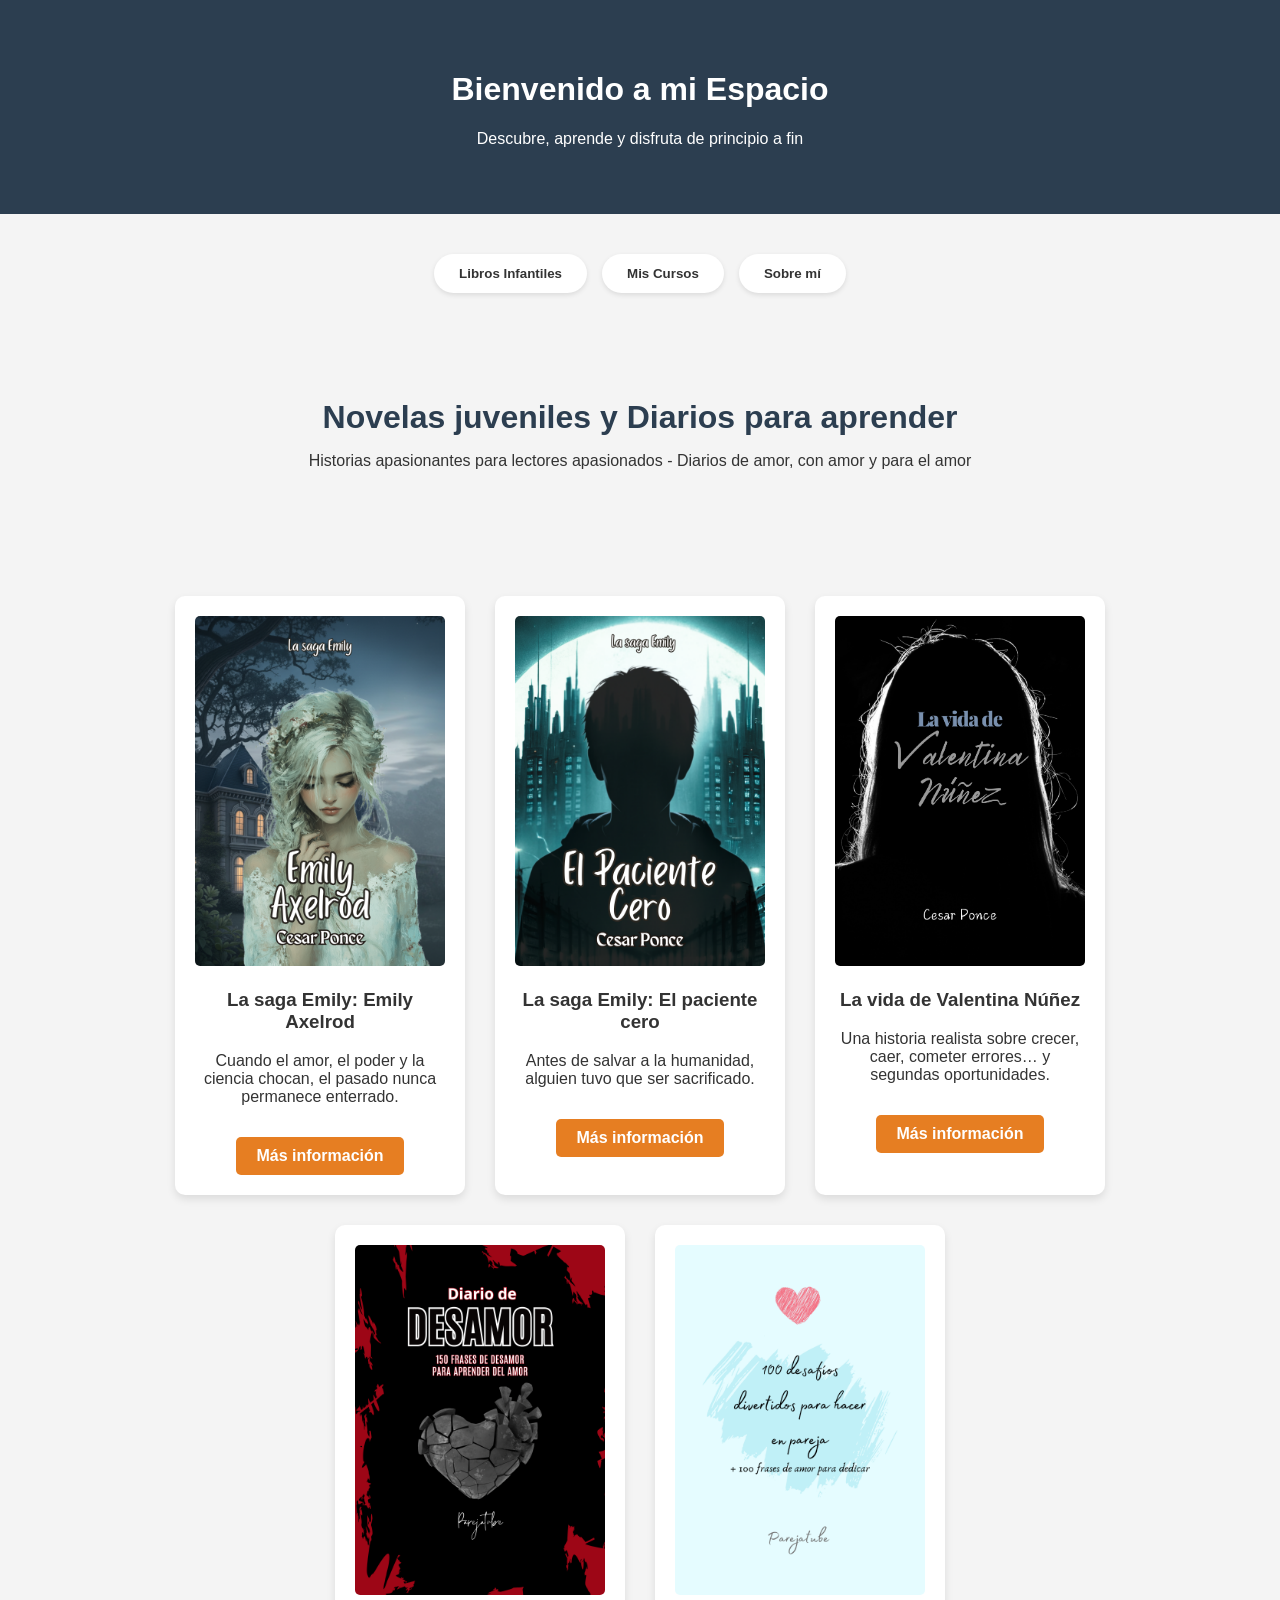
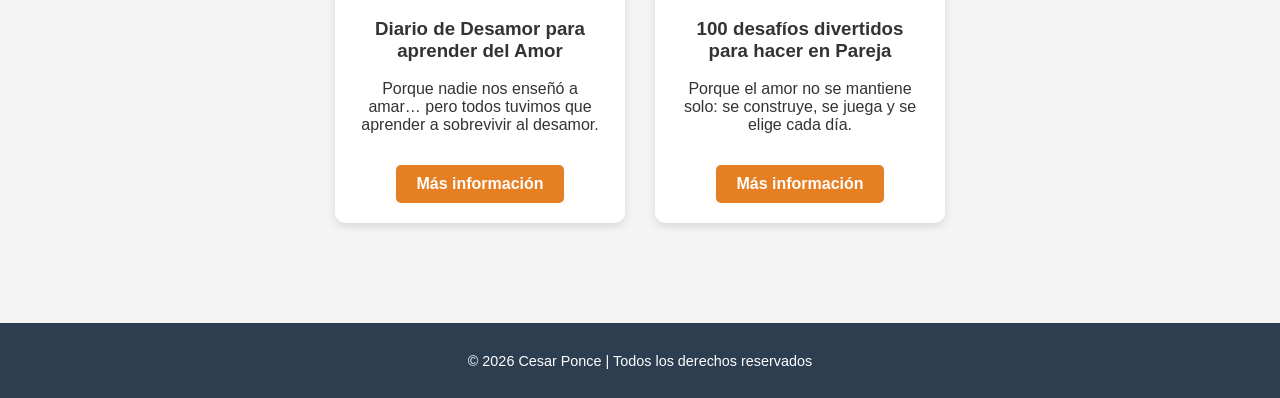
<file: index.html>
<!DOCTYPE html>
<html lang="es">
<head>
    <meta charset="UTF-8">
    <meta name="viewport" content="width=device-width, initial-scale=1.0">
    <title>Mis Libros | Escritor Profesional</title>
    <link rel="stylesheet" href="estilos.css">
</head>
<body>

    <header>
        <h1>Bienvenido a mi Espacio</h1>
        <p>Descubre, aprende y disfruta de principio a fin</p>
    </header>

    <nav class="menu-pestanas">
      <!-- <button class="tab-link active" onclick="abrirSeccion(event, 'novelas')">Novelas</button> -->
      <button class="tab-link" onclick="abrirSeccion(event, 'ninos')">Libros Infantiles</button>
      <button class="tab-link" onclick="abrirSeccion(event, 'cursos')">Mis Cursos</button>
      <button class="tab-link" onclick="abrirSeccion(event, 'sobre-mi')">Sobre mí</button>
    </nav>

    <div id="novelas" class="contenido-tab" style="display: block;">
        <div class="titulo-seccion">
            <h2>Novelas juveniles y Diarios para aprender</h2>
            <p>Historias apasionantes para lectores apasionados - Diarios de amor, con amor y para el amor</p>
        </div>
        <section class="contenedor-libros">
            <div class="tarjeta-libro">
                <img src="imagenes/emily-axelrod.png" alt="Portada Libro 1">
                <h3>La saga Emily: Emily Axelrod</h3>
                <p>Cuando el amor, el poder y la ciencia chocan, el pasado nunca permanece enterrado.</p>
                <a href="paginas-venta/novelas/emily-axelrod.html" class="boton-info">Más información</a>
            </div>
            <div class="tarjeta-libro">
                <img src="imagenes/paciente-cero.png" alt="Portada Libro 2">
                <h3>La saga Emily: El paciente cero</h3>
                <p>Antes de salvar a la humanidad, alguien tuvo que ser sacrificado.</p>
                <a href="paginas-venta/novelas/paciente-cero.html" class="boton-info">Más información</a>
            </div>
            <div class="tarjeta-libro">
                <img src="imagenes/valentina-nunez.png" alt="Portada Libro 3">
                <h3>La vida de Valentina Núñez</h3>
                <p>Una historia realista sobre crecer, caer, cometer errores… y segundas oportunidades.</p>
                <a href="paginas-venta/novelas/valentina-nunez.html" class="boton-info">Más información</a>
            </div>
			<div class="tarjeta-libro">
                <img src="imagenes/diario-desamor.png" alt="Portada Libro 3">
                <h3>Diario de Desamor para aprender del Amor</h3>
                <p>Porque nadie nos enseñó a amar… pero todos tuvimos que aprender a sobrevivir al desamor.</p>
                <a href="paginas-venta/novelas/diario-desamor.html" class="boton-info">Más información</a>
            </div>
			<div class="tarjeta-libro">
                <img src="imagenes/diario-pareja.png" alt="Portada Libro 3">
                <h3>100 desafíos divertidos para hacer en Pareja</h3>
                <p>Porque el amor no se mantiene solo: se construye, se juega y se elige cada día.</p>
                <a href="paginas-venta/novelas/diario-pareja.html" class="boton-info">Más información</a>
            </div>
        </section>
    </div>

    <div id="ninos" class="contenido-tab">
        <div class="titulo-seccion infantil">
            <h2>Historias y libros de actividades para los más pequeños</h2>
            <p>Para que los niños descubran, aprendan y se diviertan.</p>
			<section class="contenedor-libros">
				<div class="tarjeta-libro">
					<img src="imagenes/coloring-book.png" alt="Libro de Actividades">
					<h3>Libro para Colorear Animalitos</h3>
					<p>Diviértete coloreando más de 70 animalitos bebés.</p>
					<a href="paginas-venta/ninos/coloring-book.html" class="boton-info" style="background-color: #ff6b6b;">Ver libro</a>
				</div>
				<div class="tarjeta-libro">
					<img src="imagenes/activity-book.png" alt="Libro de Actividades">
					<h3>Libro de Actividades Variadas</h3>
					<p>Más de 40 categorías diferentes con distintas actividades divertidas cada una.</p>
					<a href="paginas-venta/ninos/activity-book.html" class="boton-info" style="background-color: #ff6b6b;">Ver libro</a>
				</div>
				<div class="tarjeta-libro">
					<img src="imagenes/tracing-matching.png" alt="Libro de Actividades">
					<h3>Libro para Aprender Frases Cotidianas</h3>
					<p>Decenas de actividades divididas en tres grandes categorías para reforzar varias habilidades.</p>
					<a href="paginas-venta/ninos/tracing-matching.html" class="boton-info" style="background-color: #ff6b6b;">Ver libro</a>
				</div>
				<div class="tarjeta-libro">
					<img src="imagenes/word-search.png" alt="Libro de Actividades">
					<h3>Libro para Buscar Palabras</h3>
					<p>Diviértete buscando las palabras y enriquece tu vocabulario.</p>
					<a href="paginas-venta/ninos/word-search.html" class="boton-info" style="background-color: #ff6b6b;">Ver libro</a>
				</div>
            </section>
        </div>
    </div>

    <div id="cursos" class="contenido-tab">
        <div class="titulo-seccion cursos">
            <h2>Quiero compartir contigo mis Conocimientos</h2>
            <p>Aprendamos de forma más divertida y personalizada.</p>
			<section class="contenedor-libros">
				<div class="tarjeta-libro">
					<img src="imagenes/inglés-1.png" alt="Curso de Inglés">
					<h3>Inglés de Básico a Avanzado</h3>
					<p>Aprende el idioma que habla el mundo de una forma totalmente diferente.</p>
					<a href="paginas-venta/cursos/curso-ingles.html" class="boton-info" style="background-color: #2980b9;">Descubre cómo</a>
				</div>
				<div class="tarjeta-libro">
					<img src="imagenes/inglés-2.png" alt="Curso de Inglés">
					<h3>Tutoría Online</h3>
					<p>Aprende inglés uno a uno o en grupos pequeños.</p>
					<a href="paginas-venta/cursos/online-tutoring.html" class="boton-info" style="background-color: #2980b9;">Descubre cómo</a>
				</div>
				<div class="tarjeta-libro">
					<img src="imagenes/inglés-3.png" alt="Curso de Inglés">
					<h3>Tutoría Presencial</h3>
					<p>El profesor va a tu casa y te enseña de forma más personalizada y a tu ritmo.</p>
					<a href="paginas-venta/cursos/face-to-face-tutoring.html" class="boton-info" style="background-color: #2980b9;">Descubre cómo</a>
				</div>
            </section>
        </div>
    </div>
	
    <div id="sobre-mi" class="contenido-tab">
		<div class="titulo-seccion">
			<h2>¿Quién soy yo?</h2>
		</div>
		
		<div class="contenedor-landing"> 
			<section class="seccion-bloque">
				<div class="autor-flex-index">
					<div class="columna-foto">
						<img src="imagenes/cesar-ponce.png" alt="César Ponce" class="foto-perfil-grande">
					</div>
					<div class="columna-bio">
						<p class="texto-sinopsis">
							<strong>Escritor, Educador y Analista de la Conducta.</strong><br><br>
							Soy un apasionado de las historias que transforman y de los mecanismos que impulsan la mente humana. Como escritor autodidacta, navego entre la literatura infantil y la ficción para adultos, buscando siempre conectar con el lector desde la autenticidad.
						</p>
						<p class="texto-sinopsis">
							Con más de 10 años de experiencia como docente de inglés, he dedicado mi carrera a derribar barreras comunicativas en iniciativas como TCEduca, BlaBlu English y Bincness. Mi formación como Criminólogo-Criminalista me permite entender la conducta humana desde el análisis del cerebro, una perspectiva que hoy llevo al futuro mientras estudio Ingeniería en Inteligencia Artificial.
						</p>
						<p class="texto-sinopsis">
							Cuando no estoy escribiendo, enseñando o colaborando en proyectos como Caap Labs o Parejatube, me encontrarás recorriendo rutas en mi moto, alimentando mi curiosidad por el mundo y por las infinitas posibilidades del aprendizaje constante.
						</p>
						
						<div class="redes-sociales" style="margin-top: 20px;">
							<a href="https://linktr.ee/cesar_ponce" target="_blank" class="btn-linktree">Conecta conmigo</a>
						</div>
					</div>
				</div>
			</section>
		</div>
    </div>

    <footer class="pie-pagina">
        <p>&copy; 2026 Cesar Ponce | Todos los derechos reservados</p>
    </footer>

    <script>
    function abrirSeccion(evt, nombreSeccion) {
    var i, contenido, links;
    contenido = document.getElementsByClassName("contenido-tab");
    for (i = 0; i < contenido.length; i++) {
        contenido[i].style.display = "none";
    }
    links = document.getElementsByClassName("tab-link");
    for (i = 0; i < links.length; i++) {
        links[i].className = links[i].className.replace(" active", "");
    }
    document.getElementById(nombreSeccion).style.display = "block";
    if (evt) {
        evt.currentTarget.className += " active";
    } else {
        // Si no hay evento (carga automática), buscamos el botón manualmente
        var btn = document.querySelector(`button[onclick*='${nombreSeccion}']`);
        if(btn) btn.className += " active";
    }
	}

	// ESTO ES LO QUE SOLUCIONA TU PROBLEMA:
	window.onload = function() {
		const urlParams = new URLSearchParams(window.location.search);
		const tab = urlParams.get('tab');
		
		if (tab) {
			abrirSeccion(null, tab);
		} else {
			abrirSeccion(null, 'novelas'); // Por defecto abre novelas
		}
	};
    </script>
</body>
</html>
</file>
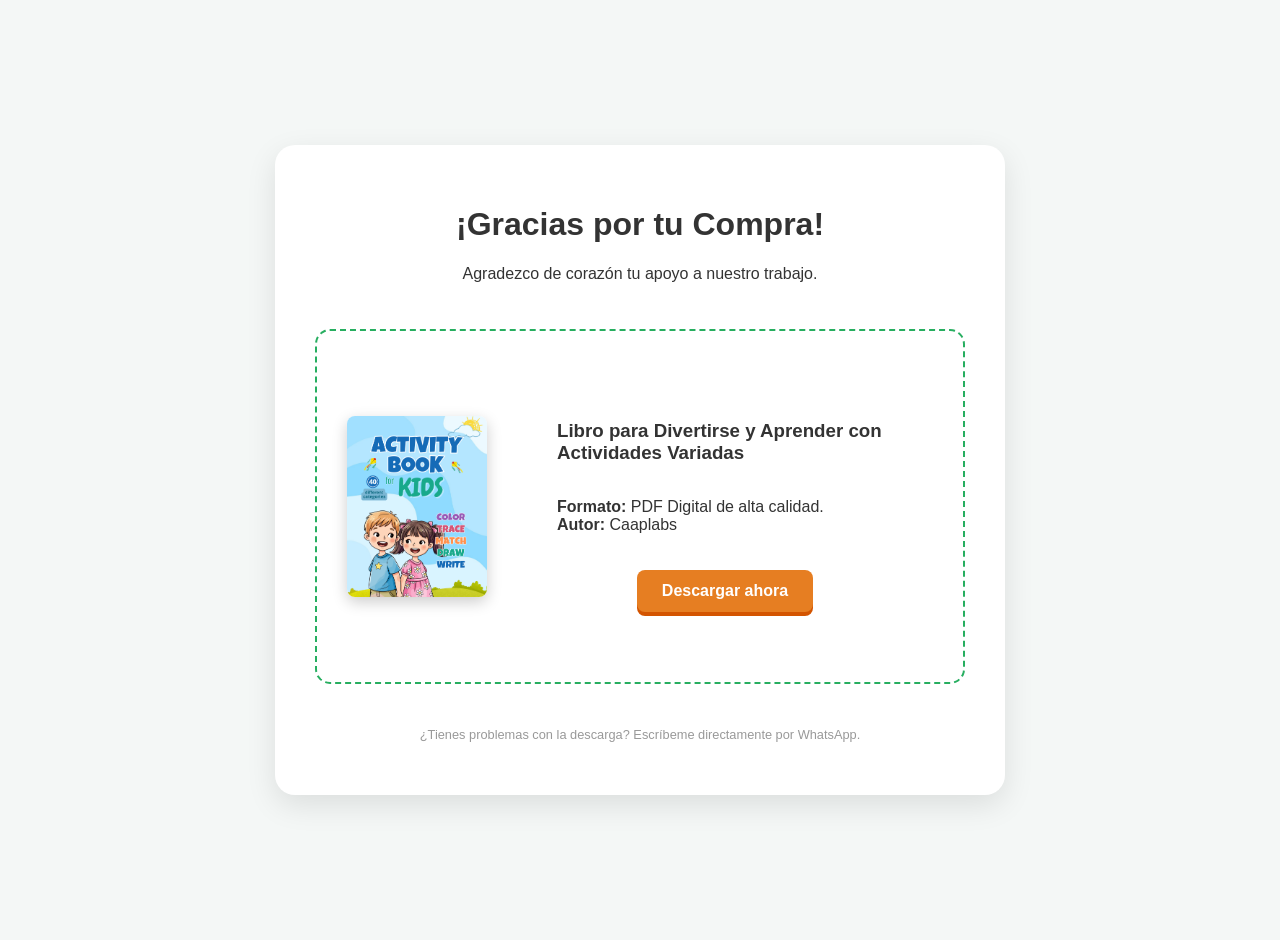
<file: paginas-descarga/ninos/descarga-activity-book.html>
<!DOCTYPE html>
<html lang="es">
<head>
    <meta charset="UTF-8">
    <meta name="viewport" content="width=device-width, initial-scale=1.0">
    <title>¡Gracias por tu compra! - Activity Book</title>
    <link rel="stylesheet" href="../../estilos.css">
	<script src="../../config.js"></script>
    <style>
    .cuerpo-descarga {
        background-color: #f4f7f6;
        display: flex;
        justify-content: center;
        align-items: center;
        min-height: 100vh;
        margin: 0;
        padding: 20px; /* Evita que choque con los bordes en móviles */
    }

    .contenedor-premium {
        background: white;
        padding: 40px;
        border-radius: 20px;
        box-shadow: 0 10px 30px rgba(0,0,0,0.1);
        text-align: center;
        max-width: 650px; /* Reducimos un poco para que encaje mejor */
        width: 100%;
        display: flex;
        flex-direction: column;
        align-items: center; /* Centra todo el contenido internamente */
    }

    .tarjeta-descarga {
        display: flex;
        align-items: center;
        justify-content: center; /* Centra los elementos internos (imagen e info) */
        gap: 30px;
        background: #fff;
        border: 2px dashed #27ae60;
        padding: 30px;
        border-radius: 15px;
        margin: 30px 0;
        width: 100%; /* Ocupa todo el ancho del contenedor blanco */
        box-sizing: border-box; /* Evita que el padding la ensanche de más */
    }

    .info-libro {
        text-align: left; /* El texto se mantiene a la izquierda para leer bien */
    }

    .portada-libro {
        width: 140px;
        height: auto;
        border-radius: 8px;
        box-shadow: 0 5px 15px rgba(0,0,0,0.2);
        display: block;
    }

    /* Botón de descarga estilo profesional */
        .btn-descargar-final {
            display: block;          /* Cambia de inline-block a block */
			margin: 20px auto 0;     /* Centra el botón y da espacio arriba */
			text-align: center;      /* Asegura que el texto esté centrado por dentro */
            background-color: #e67e22; /* Color naranja para resaltar */
            color: white;
            padding: 12px 25px;
            text-decoration: none;
            border-radius: 8px;
            font-weight: bold;
            transition: 0.3s;
            box-shadow: 0 4px 0 #d35400;
        }

        .btn-descargar-final:hover {
            background-color: #d35400;
            transform: translateY(-2px);
        }

    @media (max-width: 600px) {
        .tarjeta-descarga {
            flex-direction: column;
            text-align: center;
        }
		.portada-libro {
                width: 150px;
            }
        .info-libro {
            text-align: center;
        }
    }
</style>
</head>
<body class="cuerpo-descarga">

    <div class="contenedor-premium">
        <div class="mensaje-agradecimiento">
            <h1>¡Gracias por tu Compra!</h1>
            <p>Agradezco de corazón tu apoyo a nuestro trabajo.</p>
        </div>

        <div class="tarjeta-descarga">
            <img src="../../imagenes/activity-book.png" alt="Portada Activity Book" class="portada-libro">
            
            <div class="info-libro">
                <h3>Libro para Divertirse y Aprender con Actividades Variadas</h3>
                <p><strong>Formato:</strong> PDF Digital de alta calidad.<br>
                   <strong>Autor:</strong> Caaplabs</p>
                
                <a href="#" id="btn-dinamico" class="btn-descargar-final">Descargar ahora</a>
            </div>
        </div>

        <p style="font-size: 0.8rem; color: #999;">
            ¿Tienes problemas con la descarga? Escríbeme directamente por WhatsApp.
        </p>
    </div>

	<script>
		// Buscamos los datos de "emily" en nuestro archivo maestro
		const datosLibro = CONFIG_LIBROS["activity-book"];

		// Le asignamos el link de Drive al botón automáticamente
		const boton = document.getElementById("btn-dinamico");
		boton.href = datosLibro.linkDrive;
		
		// Opcional: Esto hará que el archivo se descargue con un nombre bonito si el navegador lo permite
		boton.setAttribute("download", datosLibro.nombre + ".pdf");
	</script>
</body>
</html>
</file>
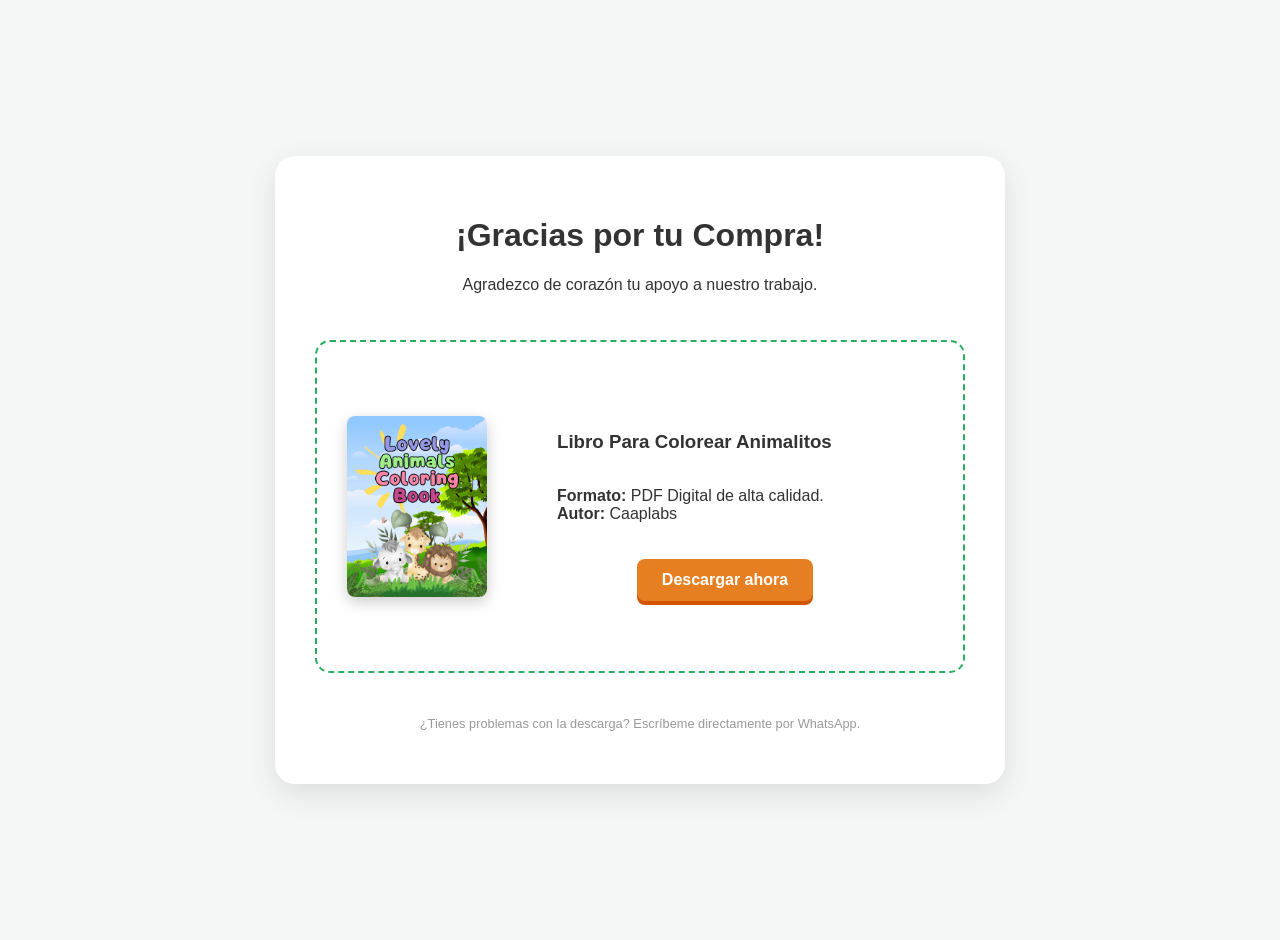
<file: paginas-descarga/ninos/descarga-coloring-book.html>
<!DOCTYPE html>
<html lang="es">
<head>
    <meta charset="UTF-8">
    <meta name="viewport" content="width=device-width, initial-scale=1.0">
    <title>¡Gracias por tu compra! - Coloring Book</title>
    <link rel="stylesheet" href="../../estilos.css">
	<script src="../../config.js"></script>
    <style>
    .cuerpo-descarga {
        background-color: #f4f7f6;
        display: flex;
        justify-content: center;
        align-items: center;
        min-height: 100vh;
        margin: 0;
        padding: 20px; /* Evita que choque con los bordes en móviles */
    }

    .contenedor-premium {
        background: white;
        padding: 40px;
        border-radius: 20px;
        box-shadow: 0 10px 30px rgba(0,0,0,0.1);
        text-align: center;
        max-width: 650px; /* Reducimos un poco para que encaje mejor */
        width: 100%;
        display: flex;
        flex-direction: column;
        align-items: center; /* Centra todo el contenido internamente */
    }

    .tarjeta-descarga {
        display: flex;
        align-items: center;
        justify-content: center; /* Centra los elementos internos (imagen e info) */
        gap: 30px;
        background: #fff;
        border: 2px dashed #27ae60;
        padding: 30px;
        border-radius: 15px;
        margin: 30px 0;
        width: 100%; /* Ocupa todo el ancho del contenedor blanco */
        box-sizing: border-box; /* Evita que el padding la ensanche de más */
    }

    .info-libro {
        text-align: left; /* El texto se mantiene a la izquierda para leer bien */
    }

    .portada-libro {
        width: 140px;
        height: auto;
        border-radius: 8px;
        box-shadow: 0 5px 15px rgba(0,0,0,0.2);
        display: block;
    }

    /* Botón de descarga estilo profesional */
        .btn-descargar-final {
            display: block;          /* Cambia de inline-block a block */
			margin: 20px auto 0;     /* Centra el botón y da espacio arriba */
			text-align: center;      /* Asegura que el texto esté centrado por dentro */
            background-color: #e67e22; /* Color naranja para resaltar */
            color: white;
            padding: 12px 25px;
            text-decoration: none;
            border-radius: 8px;
            font-weight: bold;
            transition: 0.3s;
            box-shadow: 0 4px 0 #d35400;
        }

        .btn-descargar-final:hover {
            background-color: #d35400;
            transform: translateY(-2px);
        }

    @media (max-width: 600px) {
        .tarjeta-descarga {
            flex-direction: column;
            text-align: center;
        }
		.portada-libro {
                width: 150px;
            }
        .info-libro {
            text-align: center;
        }
    }
</style>
</head>
<body class="cuerpo-descarga">

    <div class="contenedor-premium">
        <div class="mensaje-agradecimiento">
            <h1>¡Gracias por tu Compra!</h1>
            <p>Agradezco de corazón tu apoyo a nuestro trabajo.</p>
        </div>

        <div class="tarjeta-descarga">
            <img src="../../imagenes/coloring-book.png" alt="Portada Coloring Book" class="portada-libro">
            
            <div class="info-libro">
                <h3>Libro Para Colorear Animalitos</h3>
                <p><strong>Formato:</strong> PDF Digital de alta calidad.<br>
                   <strong>Autor:</strong> Caaplabs</p>
                
                <a href="#" id="btn-dinamico" class="btn-descargar-final">Descargar ahora</a>
            </div>
        </div>

        <p style="font-size: 0.8rem; color: #999;">
            ¿Tienes problemas con la descarga? Escríbeme directamente por WhatsApp.
        </p>
    </div>

	<script>
		// Buscamos los datos de "emily" en nuestro archivo maestro
		const datosLibro = CONFIG_LIBROS["coloring-book"];

		// Le asignamos el link de Drive al botón automáticamente
		const boton = document.getElementById("btn-dinamico");
		boton.href = datosLibro.linkDrive;
		
		// Opcional: Esto hará que el archivo se descargue con un nombre bonito si el navegador lo permite
		boton.setAttribute("download", datosLibro.nombre + ".pdf");
	</script>
</body>
</html>
</file>
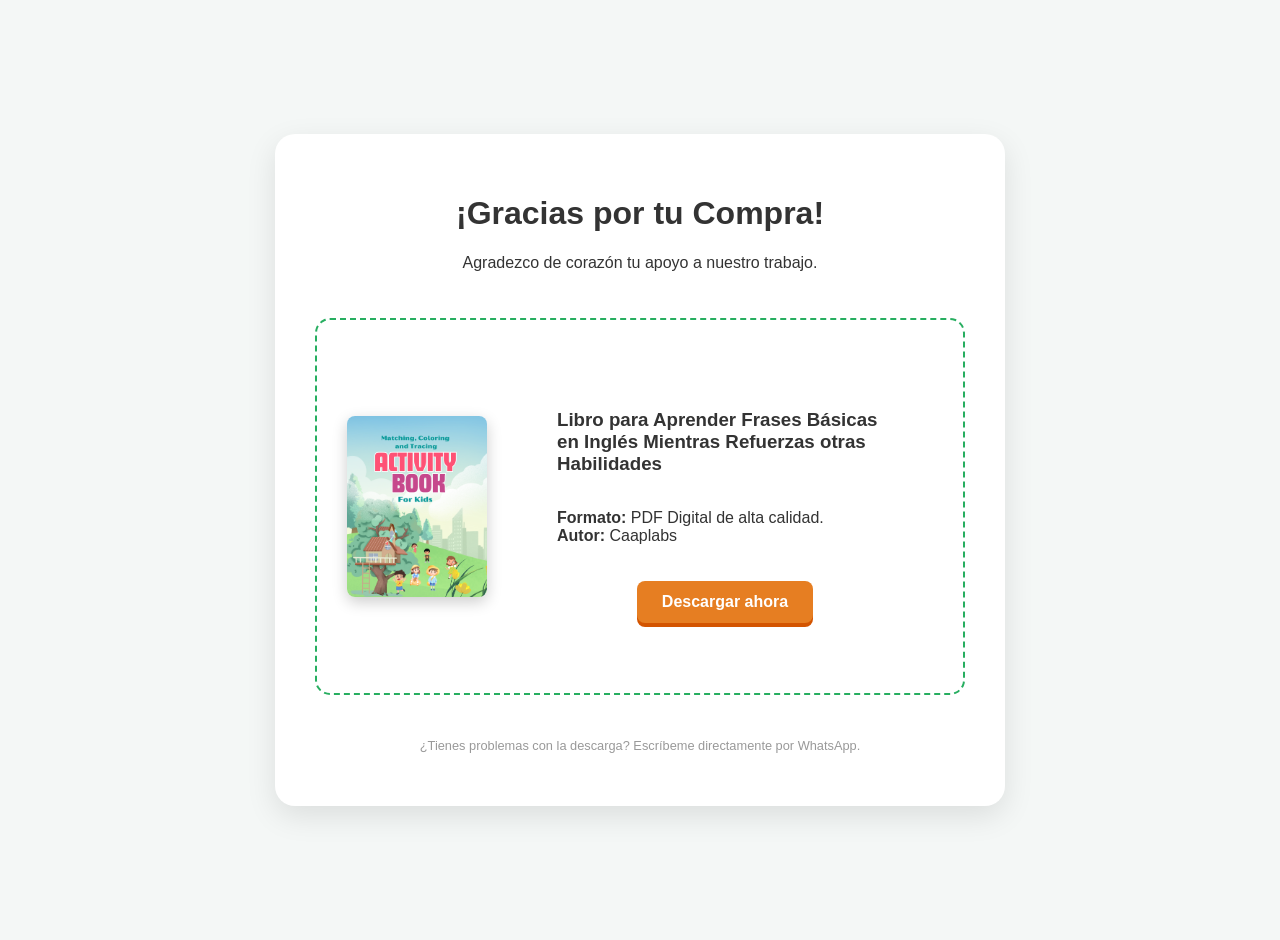
<file: paginas-descarga/ninos/descarga-tracing-matching.html>
<!DOCTYPE html>
<html lang="es">
<head>
    <meta charset="UTF-8">
    <meta name="viewport" content="width=device-width, initial-scale=1.0">
    <title>¡Gracias por tu compra! - Tracing Matching</title>
    <link rel="stylesheet" href="../../estilos.css">
	<script src="../../config.js"></script>
    <style>
    .cuerpo-descarga {
        background-color: #f4f7f6;
        display: flex;
        justify-content: center;
        align-items: center;
        min-height: 100vh;
        margin: 0;
        padding: 20px; /* Evita que choque con los bordes en móviles */
    }

    .contenedor-premium {
        background: white;
        padding: 40px;
        border-radius: 20px;
        box-shadow: 0 10px 30px rgba(0,0,0,0.1);
        text-align: center;
        max-width: 650px; /* Reducimos un poco para que encaje mejor */
        width: 100%;
        display: flex;
        flex-direction: column;
        align-items: center; /* Centra todo el contenido internamente */
    }

    .tarjeta-descarga {
        display: flex;
        align-items: center;
        justify-content: center; /* Centra los elementos internos (imagen e info) */
        gap: 30px;
        background: #fff;
        border: 2px dashed #27ae60;
        padding: 30px;
        border-radius: 15px;
        margin: 30px 0;
        width: 100%; /* Ocupa todo el ancho del contenedor blanco */
        box-sizing: border-box; /* Evita que el padding la ensanche de más */
    }

    .info-libro {
        text-align: left; /* El texto se mantiene a la izquierda para leer bien */
    }

    .portada-libro {
        width: 140px;
        height: auto;
        border-radius: 8px;
        box-shadow: 0 5px 15px rgba(0,0,0,0.2);
        display: block;
    }

    /* Botón de descarga estilo profesional */
        .btn-descargar-final {
            display: block;          /* Cambia de inline-block a block */
			margin: 20px auto 0;     /* Centra el botón y da espacio arriba */
			text-align: center;      /* Asegura que el texto esté centrado por dentro */
            background-color: #e67e22; /* Color naranja para resaltar */
            color: white;
            padding: 12px 25px;
            text-decoration: none;
            border-radius: 8px;
            font-weight: bold;
            transition: 0.3s;
            box-shadow: 0 4px 0 #d35400;
        }

        .btn-descargar-final:hover {
            background-color: #d35400;
            transform: translateY(-2px);
        }

    @media (max-width: 600px) {
        .tarjeta-descarga {
            flex-direction: column;
            text-align: center;
        }
		.portada-libro {
                width: 150px;
            }
        .info-libro {
            text-align: center;
        }
    }
</style>
</head>
<body class="cuerpo-descarga">

    <div class="contenedor-premium">
        <div class="mensaje-agradecimiento">
            <h1>¡Gracias por tu Compra!</h1>
            <p>Agradezco de corazón tu apoyo a nuestro trabajo.</p>
        </div>

        <div class="tarjeta-descarga">
            <img src="../../imagenes/tracing-matching.png" alt="Portada Tracing Matching" class="portada-libro">
            
            <div class="info-libro">
                <h3>Libro para Aprender Frases Básicas en Inglés Mientras Refuerzas otras Habilidades</h3>
                <p><strong>Formato:</strong> PDF Digital de alta calidad.<br>
                   <strong>Autor:</strong> Caaplabs</p>
                
                <a href="#" id="btn-dinamico" class="btn-descargar-final">Descargar ahora</a>
            </div>
        </div>

        <p style="font-size: 0.8rem; color: #999;">
            ¿Tienes problemas con la descarga? Escríbeme directamente por WhatsApp.
        </p>
    </div>

	<script>
		// Buscamos los datos de "emily" en nuestro archivo maestro
		const datosLibro = CONFIG_LIBROS["tracing-matching"];

		// Le asignamos el link de Drive al botón automáticamente
		const boton = document.getElementById("btn-dinamico");
		boton.href = datosLibro.linkDrive;
		
		// Opcional: Esto hará que el archivo se descargue con un nombre bonito si el navegador lo permite
		boton.setAttribute("download", datosLibro.nombre + ".pdf");
	</script>
</body>
</html>
</file>
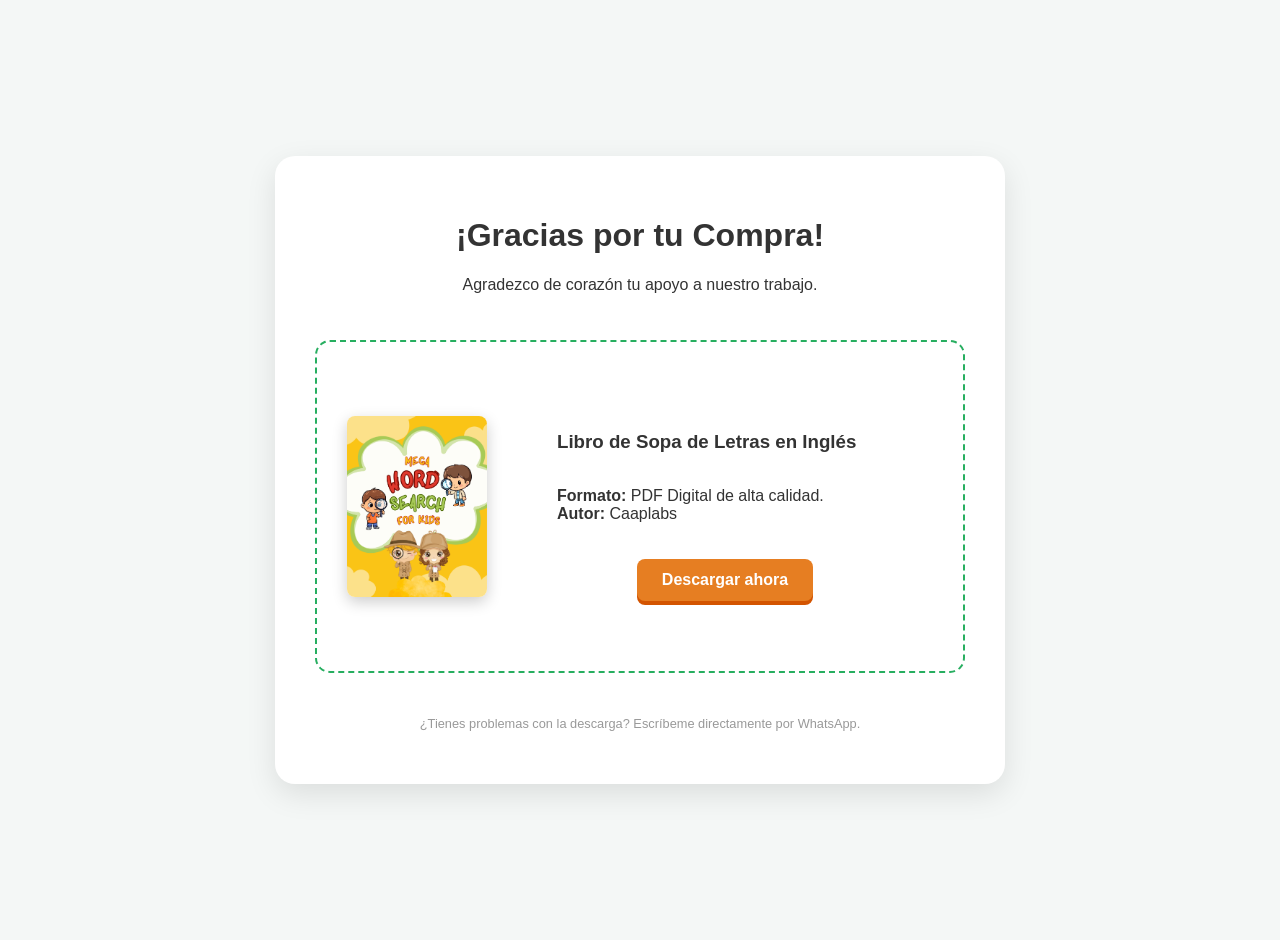
<file: paginas-descarga/ninos/descarga-word-search.html>
<!DOCTYPE html>
<html lang="es">
<head>
    <meta charset="UTF-8">
    <meta name="viewport" content="width=device-width, initial-scale=1.0">
    <title>¡Gracias por tu compra! - Word Search</title>
    <link rel="stylesheet" href="../../estilos.css">
	<script src="../../config.js"></script>
    <style>
    .cuerpo-descarga {
        background-color: #f4f7f6;
        display: flex;
        justify-content: center;
        align-items: center;
        min-height: 100vh;
        margin: 0;
        padding: 20px; /* Evita que choque con los bordes en móviles */
    }

    .contenedor-premium {
        background: white;
        padding: 40px;
        border-radius: 20px;
        box-shadow: 0 10px 30px rgba(0,0,0,0.1);
        text-align: center;
        max-width: 650px; /* Reducimos un poco para que encaje mejor */
        width: 100%;
        display: flex;
        flex-direction: column;
        align-items: center; /* Centra todo el contenido internamente */
    }

    .tarjeta-descarga {
        display: flex;
        align-items: center;
        justify-content: center; /* Centra los elementos internos (imagen e info) */
        gap: 30px;
        background: #fff;
        border: 2px dashed #27ae60;
        padding: 30px;
        border-radius: 15px;
        margin: 30px 0;
        width: 100%; /* Ocupa todo el ancho del contenedor blanco */
        box-sizing: border-box; /* Evita que el padding la ensanche de más */
    }

    .info-libro {
        text-align: left; /* El texto se mantiene a la izquierda para leer bien */
    }

    .portada-libro {
        width: 140px;
        height: auto;
        border-radius: 8px;
        box-shadow: 0 5px 15px rgba(0,0,0,0.2);
        display: block;
    }

    /* Botón de descarga estilo profesional */
        .btn-descargar-final {
            display: block;          /* Cambia de inline-block a block */
			margin: 20px auto 0;     /* Centra el botón y da espacio arriba */
			text-align: center;      /* Asegura que el texto esté centrado por dentro */
            background-color: #e67e22; /* Color naranja para resaltar */
            color: white;
            padding: 12px 25px;
            text-decoration: none;
            border-radius: 8px;
            font-weight: bold;
            transition: 0.3s;
            box-shadow: 0 4px 0 #d35400;
        }

        .btn-descargar-final:hover {
            background-color: #d35400;
            transform: translateY(-2px);
        }

    @media (max-width: 600px) {
        .tarjeta-descarga {
            flex-direction: column;
            text-align: center;
        }
		.portada-libro {
                width: 150px;
            }
        .info-libro {
            text-align: center;
        }
    }
</style>
</head>
<body class="cuerpo-descarga">

    <div class="contenedor-premium">
        <div class="mensaje-agradecimiento">
            <h1>¡Gracias por tu Compra!</h1>
            <p>Agradezco de corazón tu apoyo a nuestro trabajo.</p>
        </div>

        <div class="tarjeta-descarga">
            <img src="../../imagenes/word-search.png" alt="Portada Word Search" class="portada-libro">
            
            <div class="info-libro">
                <h3>Libro de Sopa de Letras en Inglés</h3>
                <p><strong>Formato:</strong> PDF Digital de alta calidad.<br>
                   <strong>Autor:</strong> Caaplabs</p>
                
                <a href="#" id="btn-dinamico" class="btn-descargar-final">Descargar ahora</a>
            </div>
        </div>

        <p style="font-size: 0.8rem; color: #999;">
            ¿Tienes problemas con la descarga? Escríbeme directamente por WhatsApp.
        </p>
    </div>

	<script>
		// Buscamos los datos de "emily" en nuestro archivo maestro
		const datosLibro = CONFIG_LIBROS["word-search"];

		// Le asignamos el link de Drive al botón automáticamente
		const boton = document.getElementById("btn-dinamico");
		boton.href = datosLibro.linkDrive;
		
		// Opcional: Esto hará que el archivo se descargue con un nombre bonito si el navegador lo permite
		boton.setAttribute("download", datosLibro.nombre + ".pdf");
	</script>
</body>
</html>
</file>
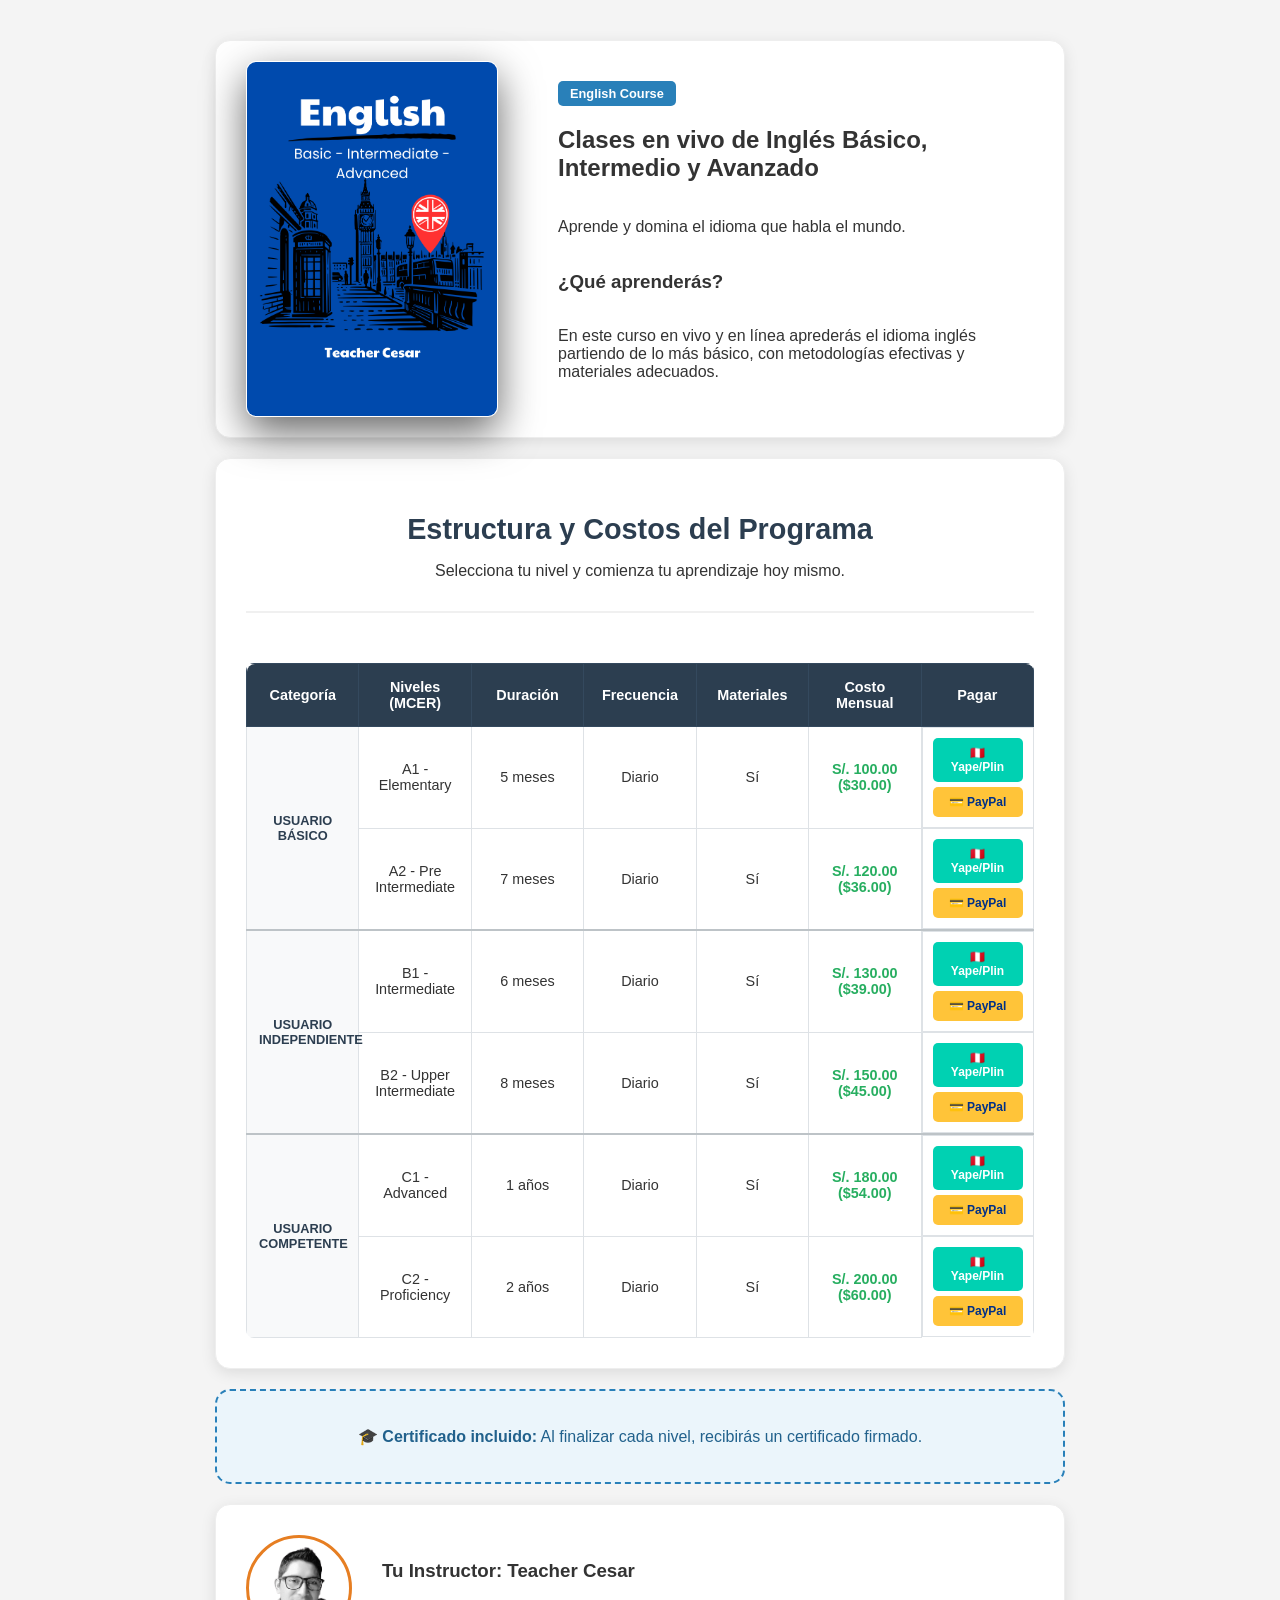
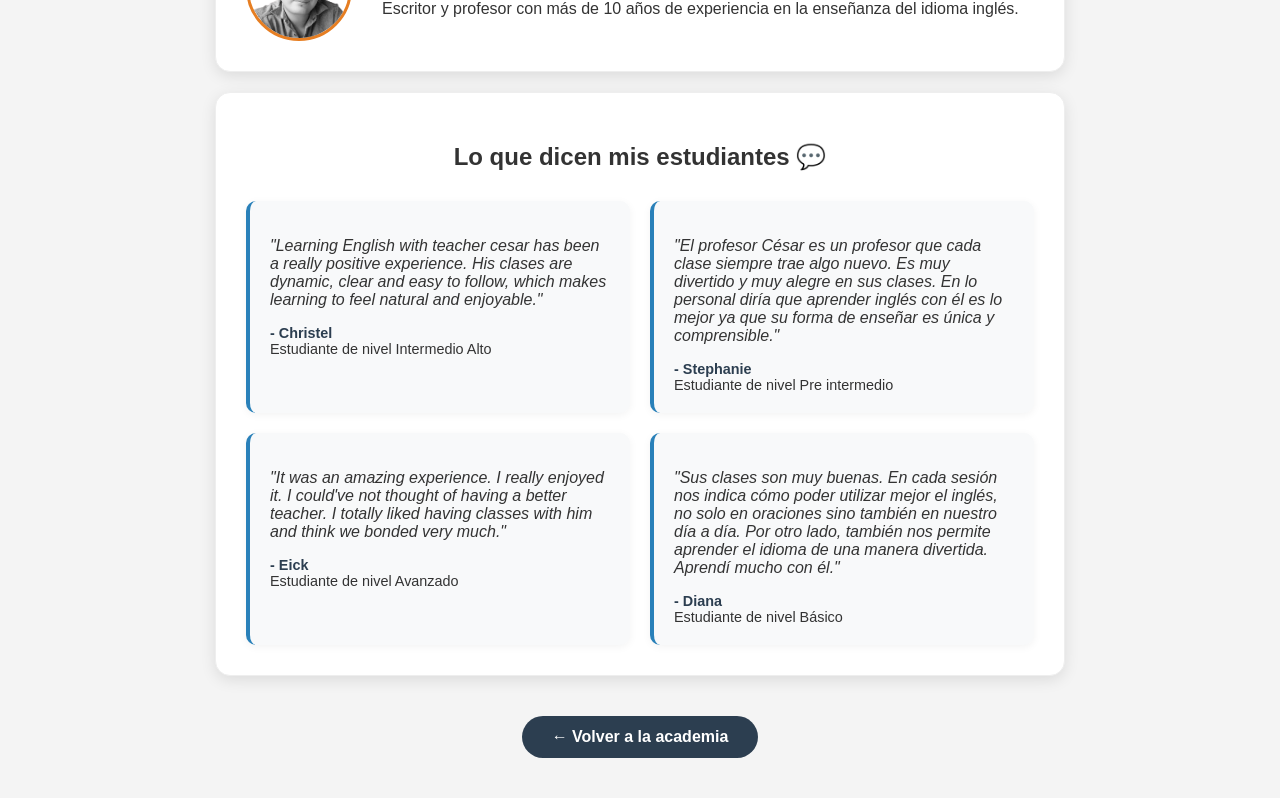
<file: paginas-venta/cursos/curso-ingles.html>
<!DOCTYPE html>
<html lang="es">
<head>
    <meta charset="UTF-8">
    <title>Curso de Inglés - Teacher César</title>
    <link rel="stylesheet" href="../../estilos.css">
	<script src="../../config.js"></script>
	<script src="https://www.paypal.com/sdk/js?client-id=AWNUI8EpX2nxhd96ajH8ijyuC9YMTM5bW2jqduuLOO436DH-fXyRZdrykueOETnHGQeqKtBPaUjIpKZs&currency=USD"></script>
</head>
<body>

    <div class="contenedor-landing">
        <section class="seccion-bloque caja-portada-flex curso-header">
            <img src="../../imagenes/inglés-1.png" alt="Curso de Inglés" class="portada-grande">
            <div class="info-libro">
                <span class="badge-curso">English Course</span>
                <h1>Clases en vivo de Inglés Básico, Intermedio y Avanzado</h1>
                <p class="tagline">Aprende y domina el idioma que habla el mundo.</p>
                
                <h3>¿Qué aprenderás?</h3>
                <p>En este curso en vivo y en línea aprederás el idioma inglés partiendo de lo más básico, con metodologías efectivas y materiales adecuados.</p>
                
                <!-- Los botones fijos superiores se eliminaron para priorizar la lectura inicial -->
            </div>
        </section>

       <section class="seccion-bloque caja-tabla-especial">
    
    <div class="encabezado-tabla" style="text-align: center; width: 100%;">
        <h2>Estructura y Costos del Programa</h2>
        <p>Selecciona tu nivel y comienza tu aprendizaje hoy mismo.</p>
    </div>

    <div class="tabla-precios-contenedor">
        <table class="tabla-excel">
            <thead>
                <tr>
                    <th>Categoría</th>
                    <th>Niveles (MCER)</th>
                    <th>Duración</th>
                    <th>Frecuencia</th>
                    <th>Materiales</th>
                    <th>Costo Mensual</th>
                    <th>Pagar</th>
                </tr>
            </thead>
            <tbody>
                <tr>
                    <td rowspan="2" class="celda-categoria"><strong>USUARIO BÁSICO</strong></td>
                    <td>A1 - Elementary</td>
                    <td>5 meses</td>
                    <td>Diario</td>
                    <td>Sí</td>
                    <td class="texto-precio" id="precio-a1"></td>
                    <td class="celdas-accion-curso">
						<button onclick="seleccionarNivel('A1', 'peru')" class="btn-tabla-pago btn-yape">🇵🇪 Yape/Plin</button>
						<button onclick="seleccionarNivel('A1', 'paypal')" class="btn-tabla-pago btn-pp">💳 PayPal</button>
					</td>
                </tr>
                <tr>
                    <td>A2 - Pre Intermediate</td>
                    <td>7 meses</td>
                    <td>Diario</td>
                    <td>Sí</td>
                    <td class="texto-precio" id="precio-a2"></td>
                    <td class="celdas-accion-curso">
						<button onclick="seleccionarNivel('A2', 'peru')" class="btn-tabla-pago btn-yape">🇵🇪 Yape/Plin</button>
						<button onclick="seleccionarNivel('A2', 'paypal')" class="btn-tabla-pago btn-pp">💳 PayPal</button>
					</td>
                </tr>
                <tr class="fila-separadora">
                    <td rowspan="2" class="celda-categoria"><strong>USUARIO INDEPENDIENTE</strong></td>
                    <td>B1 - Intermediate</td>
                    <td>6 meses</td>
                    <td>Diario</td>
                    <td>Sí</td>
                    <td class="texto-precio" id="precio-b1"></td>
                    <td class="celdas-accion-curso">
						<button onclick="seleccionarNivel('B1', 'peru')" class="btn-tabla-pago btn-yape">🇵🇪 Yape/Plin</button>
						<button onclick="seleccionarNivel('B1', 'paypal')" class="btn-tabla-pago btn-pp">💳 PayPal</button>
					</td>
                </tr>
                <tr>
                    <td>B2 - Upper Intermediate</td>
                    <td>8 meses</td>
                    <td>Diario</td>
                    <td>Sí</td>
                    <td class="texto-precio" id="precio-b2"></td>
                    <td class="celdas-accion-curso">
						<button onclick="seleccionarNivel('B2', 'peru')" class="btn-tabla-pago btn-yape">🇵🇪 Yape/Plin</button>
						<button onclick="seleccionarNivel('B2', 'paypal')" class="btn-tabla-pago btn-pp">💳 PayPal</button>
					</td>
                </tr>
                <tr class="fila-separadora">
                    <td rowspan="2" class="celda-categoria"><strong>USUARIO COMPETENTE</strong></td>
                    <td>C1 - Advanced</td>
                    <td>1 años</td>
                    <td>Diario</td>
                    <td>Sí</td>
                    <td class="texto-precio" id="precio-c1"></td>
                    <td class="celdas-accion-curso">
						<button onclick="seleccionarNivel('C1', 'peru')" class="btn-tabla-pago btn-yape">🇵🇪 Yape/Plin</button>
						<button onclick="seleccionarNivel('C1', 'paypal')" class="btn-tabla-pago btn-pp">💳 PayPal</button>
					</td>
                </tr>
                <tr>
                    <td>C2 - Proficiency</td>
                    <td>2 años</td>
                    <td>Diario</td>
                    <td>Sí</td>
                    <td class="texto-precio" id="precio-c2"></td>
                    <td class="celdas-accion-curso">
						<button onclick="seleccionarNivel('C2', 'peru')" class="btn-tabla-pago btn-yape">🇵🇪 Yape/Plin</button>
						<button onclick="seleccionarNivel('C2', 'paypal')" class="btn-tabla-pago btn-pp">💳 PayPal</button>
					</td>
                </tr>
            </tbody>
        </table>
    </div>

    <!-- Contenedor dinámico de PayPal colocado de manera inteligente bajo la tabla -->
    <div id="contenedor-paypal-oculto" style="display: none; margin-top: 30px;">
        <h3 style="text-align: center; margin-bottom: 15px;">Procesar Pago Seguro con PayPal:</h3>
        <div id="paypal-button-container" class="btn-paypal-directo" style="max-width: 350px; margin: 0 auto;"></div>
    </div>
</section>

        <div class="caja-garantia-nueva curso-beneficio">
            <p>🎓 <strong>Certificado incluido:</strong> Al finalizar cada nivel, recibirás un certificado firmado.</p>
        </div>

        <section class="seccion-bloque autor-flex">
            <img src="../../imagenes/cesar-ponce.png" alt="César Ponce" class="foto-autor">
            <div class="autor-info">
                <h3>Tu Instructor: Teacher Cesar</h3>
                <p>Escritor y profesor con más de 10 años de experiencia en la enseñanza del idioma inglés.</p>
            </div>
        </section>
		
		<section class="seccion-bloque">
			<h2 style="text-align: center; margin-bottom: 30px;">Lo que dicen mis estudiantes 💬</h2>
			<div class="contenedor-testimonios">
				<div class="tarjeta-testimonio">
					<p>"Learning English with teacher cesar has been a really positive experience. His clases are dynamic, clear and easy to follow, which makes learning to feel natural and enjoyable."</p>
					<div class="autor-testimonio">
						<strong>- Christel</strong>
						<span>Estudiante de nivel Intermedio Alto</span>
					</div>
				</div>
				<div class="tarjeta-testimonio">
					<p>"El profesor César es un profesor que cada clase siempre trae algo nuevo. Es muy divertido y muy alegre en sus clases. En lo personal diría que aprender inglés con él es lo mejor ya que su forma de enseñar es única y comprensible."</p>
					<div class="autor-testimonio">
						<strong>- Stephanie</strong>
						<span>Estudiante de nivel Pre intermedio</span>
					</div>
				</div>
				<div class="tarjeta-testimonio">
					<p>"It was an amazing experience. I really enjoyed it. I could've not thought of having a better teacher. I totally liked having classes with him and think we bonded very much."</p>
					<div class="autor-testimonio">
						<strong>- Eick</strong>
						<span>Estudiante de nivel Avanzado</span>
					</div>
				</div>
				<div class="tarjeta-testimonio">
					<p>"Sus clases son muy buenas. En cada sesión nos indica cómo poder utilizar mejor el inglés, no solo en oraciones sino también en nuestro día a día. Por otro lado, también nos permite aprender el idioma de una manera divertida. Aprendí mucho con él."</p>
					<div class="autor-testimonio">
						<strong>- Diana</strong>
						<span>Estudiante de nivel Básico</span>
					</div>
				</div>
			</div>
        </section>

        <div class="contenedor-volver">
            <a href="../../index.html?tab=cursos" class="btn-volver">← Volver a la academia</a>
        </div>
    </div>

    <div id="miModal" class="modal-fondo">
			<div class="modal-contenido" style="max-width: 500px;">
				<span class="cerrar" onclick="cerrarModal()">&times;</span>
				
				<h2>Pago en Perú</h2>
				<div class="caja-precio-peru">
					<span class="etiqueta-pago">Monto a pagar:</span>
					<span id="monto-soles" class="monto-resaltado">S/ 0.00</span>
				</div>
				
				<p class="subtitulo-pago">Interoperable: Plin o Yape</p>
				
				<div class="contenedor-qr">
					<img src="../../imagenes/qr-pago.png" alt="QR Pago" class="img-qr-modal">
				</div>

				<div class="logos-interoperabilidad">
					<img src="../../imagenes/yape-logo.png" alt="Yape" class="mini-logo">
					<img src="../../imagenes/plin-logo.png" alt="Plin" class="mini-logo">
				</div>

				<div class="datos-escrito">
					<p class="instruccion-copiar">Toca el número para copiar:</p>
					<div class="caja-copiar" onclick="copiarNumero()">
						<strong id="numero-pago">+51 952 007 215</strong>
						<span id="mensaje-copiado" class="tooltip-copiado">¡Copiado!</span>
					</div>
					<p class="nombre-titular">César Advincula Ponce</p>
				</div>

				<a href="#" id="btn-wa-dinamico" class="btn-wa-modal">
					✅ Enviar captura por WhatsApp
				</a>
			</div>
	</div>

	<script>
		// 1. FUNCIONES BÁSICAS
		function abrirModal() { document.getElementById("miModal").style.display = "flex"; }
		function cerrarModal() { document.getElementById("miModal").style.display = "none"; }

		// 2. LÓGICA DE PRECIOS DINÁMICOS
		const ID_CURSO = "curso-ingles";
		const datosCurso = CONFIG_LIBROS[ID_CURSO];

		function seleccionarNivel(idNivel, metodo) {
			const nivel = datosCurso.niveles[idNivel];
			
			// 1. Actualizar precios y WhatsApp (común para ambos)
			document.getElementById("monto-soles").innerText = "S/ " + nivel.pen;
			const mensajeWA = `${datosCurso.whatsappMsj}%20${nivel.desc}%20por%20S/%20${nivel.pen}.`;
			document.getElementById("btn-wa-dinamico").href = "https://wa.me/51952007215?text=" + mensajeWA;

			// 2. Vincular internamente el portal de PayPal con la tarifa del nivel seleccionado
			renderizarPaypal(nivel.usd, nivel.desc);

			// 3. Flujo según el método elegido en la tabla
			if (metodo === 'peru') {
                // Ocultar caja de PayPal si decide cambiar a un método local de Perú
                document.getElementById("contenedor-paypal-oculto").style.display = "none";
				abrirModal();
			} else if (metodo === 'paypal') {
                const contenedorPP = document.getElementById("contenedor-paypal-oculto");
                contenedorPP.style.display = "block";

				// Scroll suave hacia el portal interactivo de PayPal abajo
				contenedorPP.scrollIntoView({ behavior: 'smooth', block: 'center' });
				
				// Resaltado estético y temporal del marco de botones
				const ppBox = document.getElementById("paypal-button-container");
				ppBox.style.outline = "3px solid #ffc439";
				setTimeout(() => { ppBox.style.outline = "none"; }, 2000);
			}
		}

		function renderizarPaypal(montoUSD, descripcion) {
			const container = document.getElementById("paypal-button-container");
			container.innerHTML = ""; 
			
			paypal.Buttons({
				style: { layout: 'vertical', color: 'gold', shape: 'rect', label: 'pay' },
				createOrder: function(data, actions) {
					return actions.order.create({
						purchase_units: [{
							amount: { value: montoUSD },
							description: "Inscripción: " + descripcion
						}]
					});
				},
				onApprove: function(data, actions) {
					return actions.order.capture().then(function() {
						window.location.href = "../../" + datosCurso.urlDescarga;
					});
				}
			}).render('#paypal-button-container');
		}

		function copiarNumero() {
			const numero = "952007215";
			navigator.clipboard.writeText(numero).then(() => {
				const tooltip = document.getElementById("mensaje-copiado");
				tooltip.classList.add("show");
				setTimeout(() => tooltip.classList.remove("show"), 2000);
			});
		}
		
		document.addEventListener("DOMContentLoaded", function() {
            // Vincula los precios del config.js con la tabla visual del curso
            if (datosCurso && datosCurso.niveles) {
                const niveles = datosCurso.niveles;
                
                // Función auxiliar para actualizar cada celda si existe
                const actualizarCelda = (id, nivelKey) => {
                    const cell = document.getElementById(id);
                    if(cell && niveles[nivelKey]) {
                        cell.innerText = `S/. ${niveles[nivelKey].pen} ($${niveles[nivelKey].usd})`;
                    }
                };

                // Actualizamos todos los niveles dinámicamente
                actualizarCelda("precio-a1", "A1");
                actualizarCelda("precio-a2", "A2");
                actualizarCelda("precio-b1", "B1");
                actualizarCelda("precio-b2", "B2");
                actualizarCelda("precio-c1", "C1");
                actualizarCelda("precio-c2", "C2");
            }
	    });
    </script>
</body>
</html>
</file>
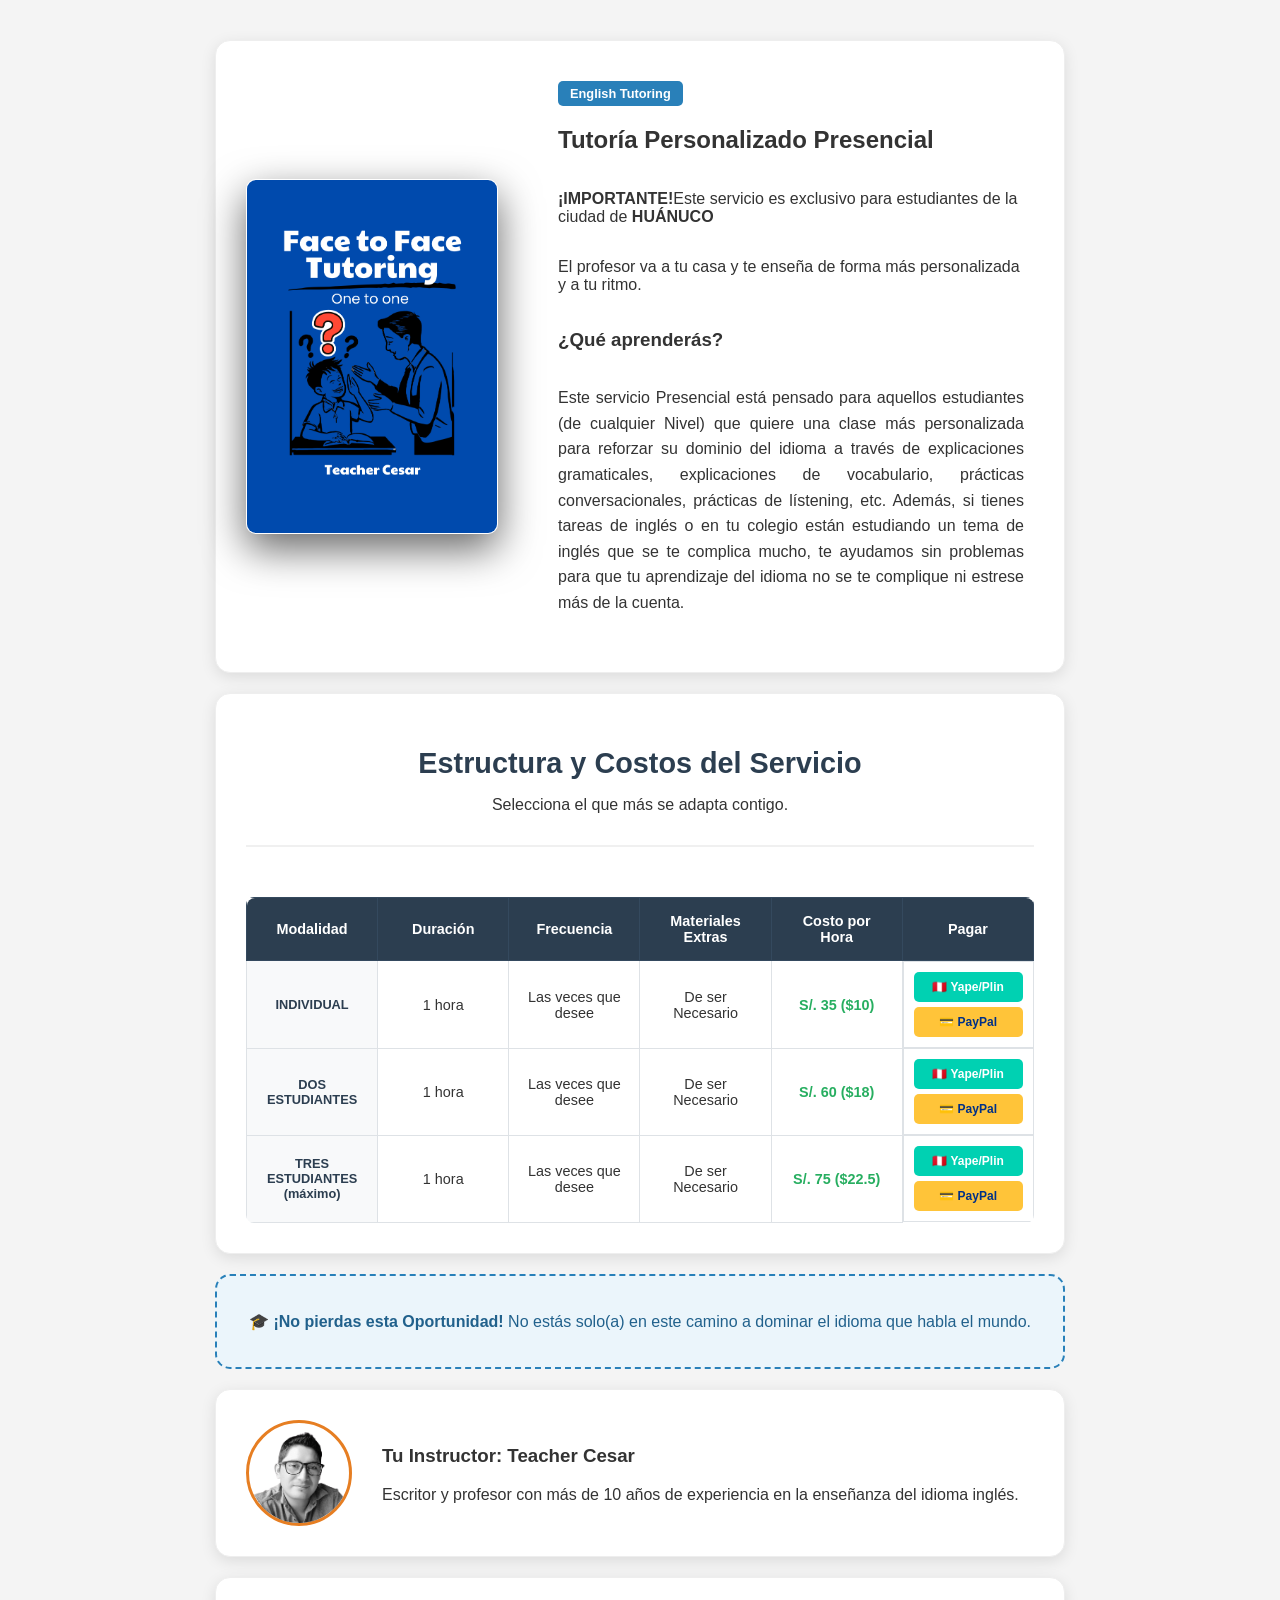
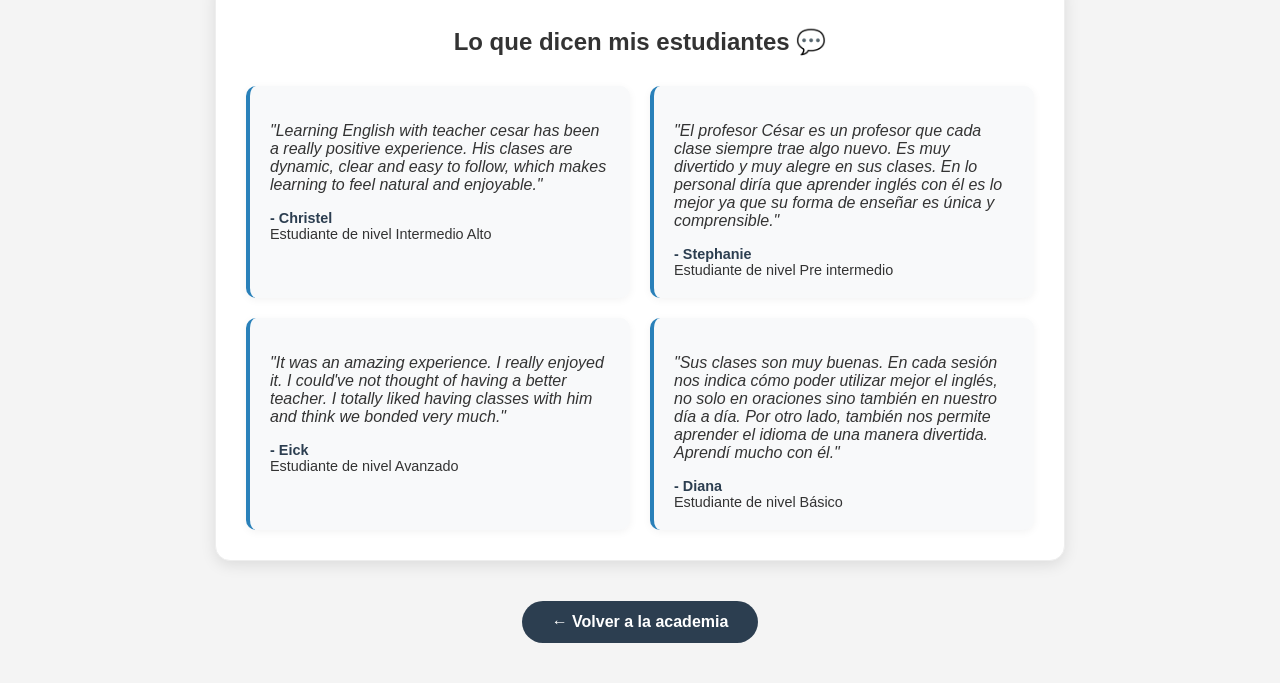
<file: paginas-venta/cursos/face-to-face-tutoring.html>
<!DOCTYPE html>
<html lang="es">
<head>
    <meta charset="UTF-8">
    <title>Face to Face Tutoring - César Ponce</title>
    <link rel="stylesheet" href="../../estilos.css">
	<script src="../../config.js"></script>
	<script src="https://www.paypal.com/sdk/js?client-id=AWNUI8EpX2nxhd96ajH8ijyuC9YMTM5bW2jqduuLOO436DH-fXyRZdrykueOETnHGQeqKtBPaUjIpKZs&currency=USD"></script>
</head>
<body>

    <div class="contenedor-landing">
        <section class="seccion-bloque caja-portada-flex curso-header">
            <img src="../../imagenes/inglés-3.png" alt="Curso de Inglés" class="portada-grande">
            <div class="info-libro">
                <span class="badge-curso">English Tutoring</span>
                <h1>Tutoría Personalizado Presencial</h1>
                <p><strong>¡IMPORTANTE!</strong>Este servicio es exclusivo para estudiantes de la ciudad de <strong>HUÁNUCO</strong></p>
				<p class="tagline">El profesor va a tu casa y te enseña de forma más personalizada y a tu ritmo.</p>
                
                <h3>¿Qué aprenderás?</h3>
                <p class="texto-sinopsis">Este servicio Presencial está pensado para aquellos estudiantes (de cualquier Nivel) que quiere una clase más personalizada para reforzar su dominio del idioma a través de explicaciones gramaticales, explicaciones de vocabulario, prácticas conversacionales, prácticas de lístening, etc. Además, si tienes tareas de inglés o en tu colegio están estudiando un tema de inglés que se te complica mucho, te ayudamos sin problemas para que tu aprendizaje del idioma no se te complique ni estrese más de la cuenta.</p>
                
                <!-- Se movió el contenedor de PayPal para que no estorbe arriba y se maneje visualmente de forma inteligente -->
				<div id="contenedor-paypal-oculto" style="display: none; margin-top: 20px;">
					<h3 style="text-align: center; margin-bottom: 10px;">Procesar Pago Seguro con PayPal:</h3>
					<div id="paypal-button-container" class="btn-paypal-directo" style="max-width: 350px; margin: 0 auto;"></div>
				</div>
            </div>
        </section>

       <section class="seccion-bloque caja-tabla-especial">
    
    <div class="encabezado-tabla" style="text-align: center; width: 100%;">
        <h2>Estructura y Costos del Servicio</h2>
        <p>Selecciona el que más se adapta contigo.</p>
    </div>

    <div class="tabla-precios-contenedor">
    <table class="tabla-excel">
        <thead>
            <tr>
                <th>Modalidad</th>
                <th>Duración</th>
                <th>Frecuencia</th>
                <th>Materiales Extras</th>
                <th>Costo por Hora</th>
                <th>Pagar</th>
            </tr>
        </thead>
        <tbody>
            <tr>
                <td class="celda-categoria"><strong>INDIVIDUAL</strong></td>
                <td>1 hora</td>
                <td>Las veces que desee</td>
                <td>De ser Necesario</td>
                <td class="texto-precio" id="precio-individual"></td>
                <td class="celdas-accion-curso">
					<button onclick="seleccionarNivel('individual', 'peru')" class="btn-tabla-pago btn-yape">🇵🇪 Yape/Plin</button>
					<button onclick="seleccionarNivel('individual', 'paypal')" class="btn-tabla-pago btn-pp">💳 PayPal</button>
				</td>
            </tr>
            <tr>
                <td class="celda-categoria"><strong>DOS ESTUDIANTES</strong></td>
                <td>1 hora</td>
                <td>Las veces que desee</td>
                <td>De ser Necesario</td>
                <td class="texto-precio" id="precio-dos"></td>
                <td class="celdas-accion-curso">
					<button onclick="seleccionarNivel('dos', 'peru')" class="btn-tabla-pago btn-yape">🇵🇪 Yape/Plin</button>
					<button onclick="seleccionarNivel('dos', 'paypal')" class="btn-tabla-pago btn-pp">💳 PayPal</button>
				</td>
            </tr>
            <tr>
                <td class="celda-categoria"><strong>TRES ESTUDIANTES (máximo)</strong></td>
                <td>1 hora</td>
                <td>Las veces que desee</td>
                <td>De ser Necesario</td>
                <td class="texto-precio" id="precio-tres"></td>
                <td class="celdas-accion-curso">
					<button onclick="seleccionarNivel('tres', 'peru')" class="btn-tabla-pago btn-yape">🇵🇪 Yape/Plin</button>
					<button onclick="seleccionarNivel('tres', 'paypal')" class="btn-tabla-pago btn-pp">💳 PayPal</button>
				</td>
            </tr>
        </tbody>
    </table>
</div>
</section>

        <div class="caja-garantia-nueva curso-beneficio">
            <p>🎓 <strong>¡No pierdas esta Oportunidad!</strong> No estás solo(a) en este camino a dominar el idioma que habla el mundo.</p>
        </div>

        <section class="seccion-bloque autor-flex">
            <img src="../../imagenes/cesar-ponce.png" alt="César Ponce" class="foto-autor">
            <div class="autor-info">
                <h3>Tu Instructor: Teacher Cesar</h3>
                <p>Escritor y profesor con más de 10 años de experiencia en la enseñanza del idioma inglés.</p>
            </div>
        </section>
		
		<section class="seccion-bloque">
    <h2 style="text-align: center; margin-bottom: 30px;">Lo que dicen mis estudiantes 💬</h2>
    <div class="contenedor-testimonios">
        <div class="tarjeta-testimonio">
            <p>"Learning English with teacher cesar has been a really positive experience. His clases are dynamic, clear and easy to follow, which makes learning to feel natural and enjoyable."</p>
            <div class="autor-testimonio">
                <strong>- Christel</strong>
                <span>Estudiante de nivel Intermedio Alto</span>
            </div>
        </div>
        <div class="tarjeta-testimonio">
            <p>"El profesor César es un profesor que cada clase siempre trae algo nuevo. Es muy divertido y muy alegre en sus clases. En lo personal diría que aprender inglés con él es lo mejor ya que su forma de enseñar es única y comprensible."</p>
            <div class="autor-testimonio">
                <strong>- Stephanie</strong>
                <span>Estudiante de nivel Pre intermedio</span>
            </div>
        </div>
        <div class="tarjeta-testimonio">
            <p>"It was an amazing experience. I really enjoyed it. I could've not thought of having a better teacher. I totally liked having classes with him and think we bonded very much."</p>
            <div class="autor-testimonio">
                <strong>- Eick</strong>
                <span>Estudiante de nivel Avanzado</span>
            </div>
        </div>
		<div class="tarjeta-testimonio">
            <p>"Sus clases son muy buenas. En cada sesión nos indica cómo poder utilizar mejor el inglés, no solo en oraciones sino también en nuestro día a día. Por otro lado, también nos permite aprender el idioma de una manera divertida. Aprendí mucho con él."</p>
            <div class="autor-testimonio">
                <strong>- Diana</strong>
                <span>Estudiante de nivel Básico</span>
            </div>
        </div>
    </div>
        </section>

        <div class="contenedor-volver">
            <a href="../../index.html?tab=cursos" class="btn-volver">← Volver a la academia</a>
        </div>
    </div>

    <div id="miModal" class="modal-fondo">
			<div class="modal-contenido" style="max-width: 500px;">
				<span class="cerrar" onclick="cerrarModal()">&times;</span>
				
				<h2>Pago en Perú</h2>
				<div class="caja-precio-peru">
					<span class="etiqueta-pago">Monto a pagar:</span>
					<span id="monto-soles" class="monto-resaltado">S/ 0.00</span>
				</div>
				
				<p class="subtitulo-pago">Escanea el QR desde tu app bancaria: Plin o Yape</p>
				
				<div class="contenedor-qr">
					<img src="../../imagenes/qr-pago.png" alt="QR Pago" class="img-qr-modal">
				</div>

				<div class="logos-interoperabilidad">
					<img src="../../imagenes/yape-logo.png" alt="Yape" class="mini-logo">
					<img src="../../imagenes/plin-logo.png" alt="Plin" class="mini-logo">
				</div>

				<div class="datos-escrito">
					<p class="instruccion-copiar">O toca el número para copiar:</p>
					<div class="caja-copiar" onclick="copiarNumero()">
						<strong id="numero-pago">+51 952 007 215</strong>
						<span id="mensaje-copiado" class="tooltip-copiado">¡Copiado!</span>
					</div>
					<p class="nombre-titular">César Advincula Ponce</p>
				</div>

				<a href="#" id="btn-wa-dinamico" class="btn-confirmar-pago" target="_blank">
					<i class="fas fa-check-circle"></i> Completar registro y subir captura
				</a>
			</div>
	</div>

    <script>
    // IMPORTANTE: Asegúrate que el ID coincida con la llave en tu config.js
    const ID_CURSO = "face-to-face-tutoring"; 
    const datosCurso = CONFIG_LIBROS[ID_CURSO];

    function abrirModal() { document.getElementById("miModal").style.display = "flex"; }
    function cerrarModal() { document.getElementById("miModal").style.display = "none"; }

    function seleccionarNivel(idModalidad, metodo) {
        const modalidad = datosCurso.niveles[idModalidad];
        
        // 1. Actualizar precios y enlace del formulario
        document.getElementById("monto-soles").innerText = "S/ " + modalidad.pen;
        const btnRegistro = document.getElementById("btn-wa-dinamico");
        btnRegistro.href = datosCurso.urlDescarga; 
        btnRegistro.target = "_blank";           

        // 2. Actualizar el botón de PayPal internamente con la tarifa elegida
        renderizarPaypal(modalidad.usd, modalidad.desc);

        // 3. Lógica de flujo inteligente
        if (metodo === 'peru') {
            // Ocultamos el contenedor de PayPal si escoge Yape para mantener orden
            document.getElementById("contenedor-paypal-oculto").style.display = "none";
            abrirModal();
        } else if (metodo === 'paypal') {
            // Hacemos visible el contenedor de PayPal únicamente cuando da clic en la tabla
            const contenedorPP = document.getElementById("contenedor-paypal-oculto");
            contenedorPP.style.display = "block";
            
            // Bajamos con suavidad hacia la zona de pago seguro de PayPal
            contenedorPP.scrollIntoView({ behavior: 'smooth', block: 'center' });
            
            // Efecto visual de enfoque para llamar la atención del cliente
            const ppBox = document.getElementById("paypal-button-container");
            ppBox.style.outline = "3px solid #ffc439";
            setTimeout(() => { ppBox.style.outline = "none"; }, 2000);
        }
    }

    function renderizarPaypal(montoUSD, descripcion) {
        const container = document.getElementById("paypal-button-container");
        container.innerHTML = ""; 
        
        paypal.Buttons({
            style: { layout: 'vertical', color: 'gold', shape: 'rect', label: 'pay' },
            createOrder: function(data, actions) {
                return actions.order.create({
                    purchase_units: [{
                        amount: { value: montoUSD },
                        description: "Servicio: " + descripcion
                    }]
                });
            },
            onApprove: function(data, actions) {
                return actions.order.capture().then(function() {
                    window.location.href = "../../" + datosCurso.urlDescarga;
                });
            }
        }).render('#paypal-button-container');
    }

    document.addEventListener("DOMContentLoaded", function() {
        // Inicializar con la opción individual por defecto
        if(datosCurso && datosCurso.niveles) {
            renderizarPaypal(datosCurso.niveles["individual"].usd, datosCurso.niveles["individual"].desc);
        }
    });

    function copiarNumero() {
        navigator.clipboard.writeText("952007215").then(() => {
            const tooltip = document.getElementById("mensaje-copiado");
            tooltip.classList.add("show");
            setTimeout(() => tooltip.classList.remove("show"), 2000);
        });
    }
	
	document.addEventListener("DOMContentLoaded", function() {
    // Actualiza los precios de la tabla usando los datos de tu config.js
    if (datosCurso && datosCurso.niveles) {
        const niveles = datosCurso.niveles;
        
        const cellInd = document.getElementById("precio-individual");
        if(cellInd) cellInd.innerText = `S/. ${niveles.individual.pen} ($${niveles.individual.usd})`;

        const cellDos = document.getElementById("precio-dos");
        if(cellDos) cellDos.innerText = `S/. ${niveles.dos.pen} ($${niveles.dos.usd})`;

        const cellTres = document.getElementById("precio-tres");
        if(cellTres) cellTres.innerText = `S/. ${niveles.tres.pen} ($${niveles.tres.usd})`;
    }
	});
	</script>
</body>
</html>
</file>
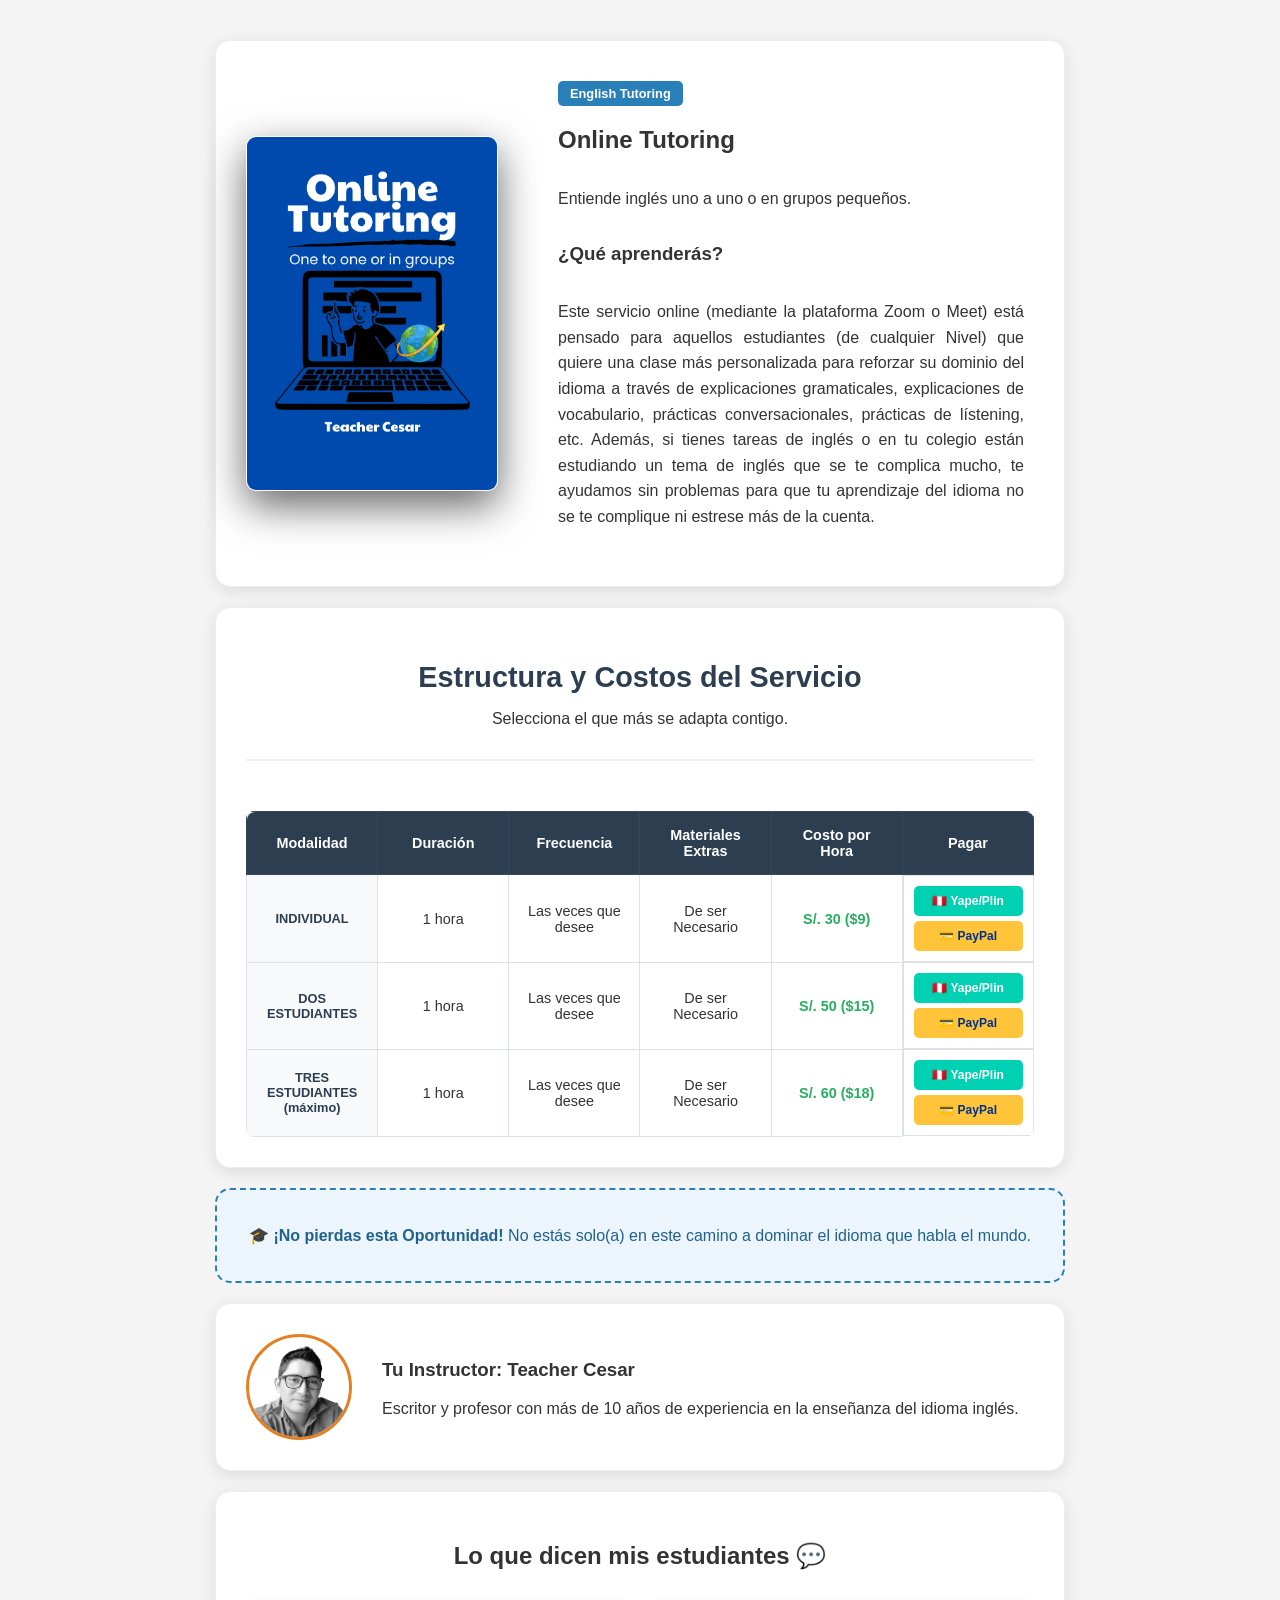
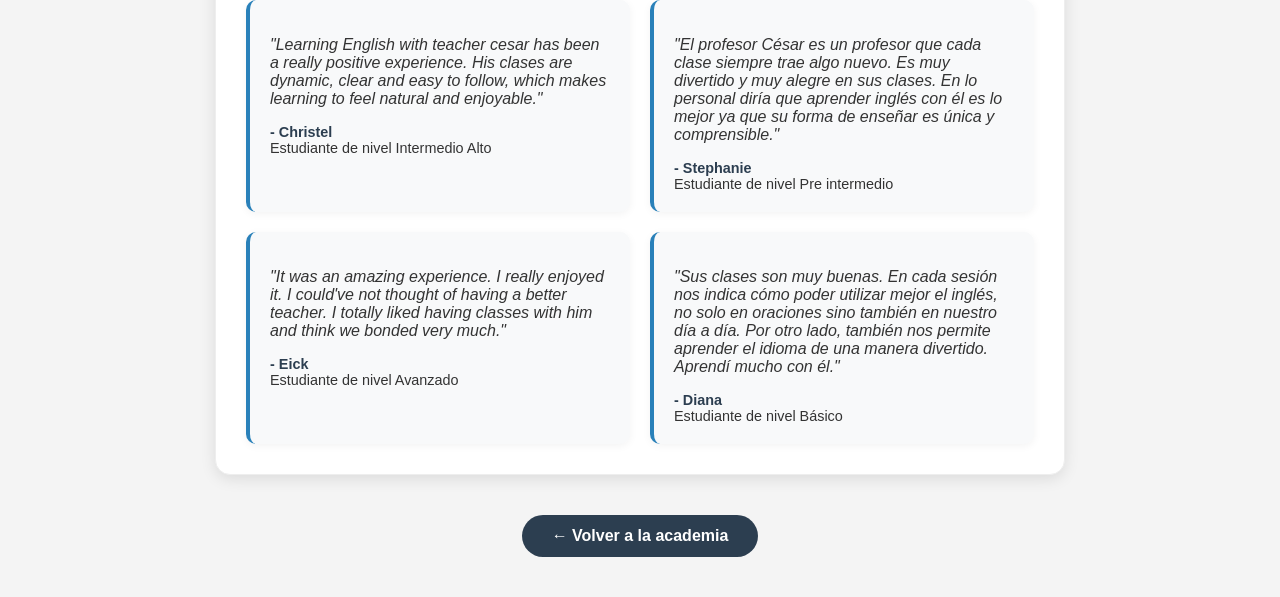
<file: paginas-venta/cursos/online-tutoring.html>
<!DOCTYPE html>
<html lang="es">
<head>
    <meta charset="UTF-8">
    <title>Online Tutoring - Teacher César</title>
    <link rel="stylesheet" href="../../estilos.css">
	<script src="../../config.js"></script>
	<script src="https://www.paypal.com/sdk/js?client-id=AWNUI8EpX2nxhd96ajH8ijyuC9YMTM5bW2jqduuLOO436DH-fXyRZdrykueOETnHGQeqKtBPaUjIpKZs&currency=USD"></script>
</head>
<body>

    <div class="contenedor-landing">
        <section class="seccion-bloque caja-portada-flex curso-header">
            <img src="../../imagenes/inglés-2.png" alt="Curso de Inglés" class="portada-grande">
            <div class="info-libro">
                <span class="badge-curso">English Tutoring</span>
                <h1>Online Tutoring</h1>
                <p class="tagline">Entiende inglés uno a uno o en grupos pequeños.</p>
                
                <h3>¿Qué aprenderás?</h3>
                <p class="texto-sinopsis">Este servicio online (mediante la plataforma Zoom o Meet) está pensado para aquellos estudiantes (de cualquier Nivel) que quiere una clase más personalizada para reforzar su dominio del idioma a través de explicaciones gramaticales, explicaciones de vocabulario, prácticas conversacionales, prácticas de lístening, etc. Además, si tienes tareas de inglés o en tu colegio están estudiando un tema de inglés que se te complica mucho, te ayudamos sin problemas para que tu aprendizaje del idioma no se te complique ni estrese más de la cuenta.</p>
                
                <!-- Los botones de compra estáticos de arriba se eliminaron para limpiar la interfaz -->
            </div>
        </section>

       <section class="seccion-bloque caja-tabla-especial">
    
    <div class="encabezado-tabla" style="text-align: center; width: 100%;">
        <h2>Estructura y Costos del Servicio</h2>
        <p>Selecciona el que más se adapta contigo.</p>
    </div>

    <div class="tabla-precios-contenedor">
    <table class="tabla-excel">
        <thead>
            <tr>
                <th>Modalidad</th>
                <th>Duración</th>
                <th>Frecuencia</th>
                <th>Materiales Extras</th>
                <th>Costo por Hora</th>
                <th>Pagar</th>
            </tr>
        </thead>
        <tbody>
            <tr>
                <td class="celda-categoria"><strong>INDIVIDUAL</strong></td>
                <td>1 hora</td>
                <td>Las veces que desee</td>
                <td>De ser Necesario</td>
                <td class="texto-precio" id="precio-individual"></td>
                <td class="celdas-accion-curso">
					<button onclick="seleccionarNivel('individual', 'peru')" class="btn-tabla-pago btn-yape">🇵🇪 Yape/Plin</button>
					<button onclick="seleccionarNivel('individual', 'paypal')" class="btn-tabla-pago btn-pp">💳 PayPal</button>
				</td>
            </tr>
            <tr>
                <td class="celda-categoria"><strong>DOS ESTUDIANTES</strong></td>
                <td>1 hora</td>
                <td>Las veces que desee</td>
                <td>De ser Necesario</td>
                <td class="texto-precio" id="precio-dos"></td>
                <td class="celdas-accion-curso">
					<button onclick="seleccionarNivel('dos', 'peru')" class="btn-tabla-pago btn-yape">🇵🇪 Yape/Plin</button>
					<button onclick="seleccionarNivel('dos', 'paypal')" class="btn-tabla-pago btn-pp">💳 PayPal</button>
				</td>
            </tr>
            <tr>
                <td class="celda-categoria"><strong>TRES ESTUDIANTES (máximo)</strong></td>
                <td>1 hora</td>
                <td>Las veces que desee</td>
                <td>De ser Necesario</td>
                <td class="texto-precio" id="precio-tres"></td>
                <td class="celdas-accion-curso">
					<button onclick="seleccionarNivel('tres', 'peru')" class="btn-tabla-pago btn-yape">🇵🇪 Yape/Plin</button>
					<button onclick="seleccionarNivel('tres', 'paypal')" class="btn-tabla-pago btn-pp">💳 PayPal</button>
				</td>
            </tr>
        </tbody>
    </table>
</div>

<!-- Contenedor inteligente de PayPal. Aparece abajo de la tabla solo si eligen PayPal -->
<div id="contenedor-paypal-oculto" style="display: none; margin-top: 30px;">
    <h3 style="text-align: center; margin-bottom: 15px;">Procesar Pago Seguro con PayPal:</h3>
    <div id="paypal-button-container" class="btn-paypal-directo" style="max-width: 350px; margin: 0 auto;"></div>
</div>

</section>

        <div class="caja-garantia-nueva curso-beneficio">
            <p>🎓 <strong>¡No pierdas esta Oportunidad!</strong> No estás solo(a) en este camino a dominar el idioma que habla el mundo.</p>
        </div>

        <section class="seccion-bloque autor-flex">
            <img src="../../imagenes/cesar-ponce.png" alt="César Ponce" class="foto-autor">
            <div class="autor-info">
                <h3>Tu Instructor: Teacher Cesar</h3>
                <p>Escritor y profesor con más de 10 años de experiencia en la enseñanza del idioma inglés.</p>
            </div>
        </section>
		
		<section class="seccion-bloque">
    <h2 style="text-align: center; margin-bottom: 30px;">Lo que dicen mis estudiantes 💬</h2>
    <div class="contenedor-testimonios">
        <div class="tarjeta-testimonio">
            <p>"Learning English with teacher cesar has been a really positive experience. His clases are dynamic, clear and easy to follow, which makes learning to feel natural and enjoyable."</p>
            <div class="autor-testimonio">
                <strong>- Christel</strong>
                <span>Estudiante de nivel Intermedio Alto</span>
            </div>
        </div>
        <div class="tarjeta-testimonio">
            <p>"El profesor César es un profesor que cada clase siempre trae algo nuevo. Es muy divertido y muy alegre en sus clases. En lo personal diría que aprender inglés con él es lo mejor ya que su forma de enseñar es única y comprensible."</p>
            <div class="autor-testimonio">
                <strong>- Stephanie</strong>
                <span>Estudiante de nivel Pre intermedio</span>
            </div>
        </div>
        <div class="tarjeta-testimonio">
            <p>"It was an amazing experience. I really enjoyed it. I could've not thought of having a better teacher. I totally liked having classes with him and think we bonded very much."</p>
            <div class="autor-testimonio">
                <strong>- Eick</strong>
                <span>Estudiante de nivel Avanzado</span>
            </div>
        </div>
		<div class="tarjeta-testimonio">
            <p>"Sus clases son muy buenas. En cada sesión nos indica cómo poder utilizar mejor el inglés, no solo en oraciones sino también en nuestro día a día. Por otro lado, también nos permite aprender el idioma de una manera divertido. Aprendí mucho con él."</p>
            <div class="autor-testimonio">
                <strong>- Diana</strong>
                <span>Estudiante de nivel Básico</span>
            </div>
        </div>
    </div>
        </section>

        <div class="contenedor-volver">
            <a href="../../index.html?tab=cursos" class="btn-volver">← Volver a la academia</a>
        </div>
    </div>

    <div id="miModal" class="modal-fondo">
			<div class="modal-contenido" style="max-width: 500px;">
				<span class="cerrar" onclick="cerrarModal()">&times;</span>
				
				<h2>Pago en Perú</h2>
				<div class="caja-precio-peru">
					<span class="etiqueta-pago">Monto a pagar:</span>
					<span id="monto-soles" class="monto-resaltado">S/ 0.00</span>
				</div>
				
				<p class="subtitulo-pago">Escanea el QR desde tu app bancaria: Plin o Yape</p>
				
				<div class="contenedor-qr">
					<img src="../../imagenes/qr-pago.png" alt="QR Pago" class="img-qr-modal">
				</div>

				<div class="logos-interoperabilidad">
					<img src="../../imagenes/yape-logo.png" alt="Yape" class="mini-logo">
					<img src="../../imagenes/plin-logo.png" alt="Plin" class="mini-logo">
				</div>

				<div class="datos-escrito">
					<p class="instruccion-copiar">O toca el número para copiar:</p>
					<div class="caja-copiar" onclick="copiarNumero()">
						<strong id="numero-pago">+51 952 007 215</strong>
						<span id="mensaje-copiado" class="tooltip-copiado">¡Copiado!</span>
					</div>
					<p class="nombre-titular">César Advincula Ponce</p>
				</div>

				<a href="#" id="btn-wa-dinamico" class="btn-confirmar-pago" target="_blank">
					<i class="fas fa-check-circle"></i> Completar registro y subir captura
				</a>
			</div>
	</div>

    <script>
    const ID_CURSO = "online-tutoring"; 
    const datosCurso = CONFIG_LIBROS[ID_CURSO];

    function abrirModal() { document.getElementById("miModal").style.display = "flex"; }
    function cerrarModal() { document.getElementById("miModal").style.display = "none"; }

    function seleccionarNivel(idModalidad, metodo) {
        const modalidad = datosCurso.niveles[idModalidad];
        
        // 1. Actualizar precios y WhatsApp desde config.js
        document.getElementById("monto-soles").innerText = "S/ " + modalidad.pen;
        const btnRegistro = document.getElementById("btn-wa-dinamico");
		btnRegistro.href = datosCurso.urlDescarga; 
		btnRegistro.target = "_blank";           

        // 2. Actualizar dinámicamente el botón de PayPal
        renderizarPaypal(modalidad.usd, modalidad.desc);

        // 3. Control de flujo inteligente de pantallas
        if (metodo === 'peru') {
            document.getElementById("contenedor-paypal-oculto").style.display = "none";
            abrirModal();
        } else if (metodo === 'paypal') {
            const contenedorPP = document.getElementById("contenedor-paypal-oculto");
            contenedorPP.style.display = "block";
            
            // Animación suave de desplazamiento hacia el checkout
            contenedorPP.scrollIntoView({ behavior: 'smooth', block: 'center' });
            
            // Destello de enfoque visual temporal
            const ppBox = document.getElementById("paypal-button-container");
            ppBox.style.outline = "3px solid #ffc439";
            setTimeout(() => { ppBox.style.outline = "none"; }, 2000);
        }
    }

    function renderizarPaypal(montoUSD, descripcion) {
        const container = document.getElementById("paypal-button-container");
        container.innerHTML = ""; 
        
        paypal.Buttons({
            style: { layout: 'vertical', color: 'gold', shape: 'rect', label: 'pay' },
            createOrder: function(data, actions) {
                return actions.order.create({
                    purchase_units: [{
                        amount: { value: montoUSD },
                        description: "Servicio: " + descripcion
                    }]
                });
            },
            onApprove: function(data, actions) {
                return actions.order.capture().then(function() {
                    window.location.href = "../../" + datosCurso.urlDescarga;
                });
            }
        }).render('#paypal-button-container');
    }

    function copiarNumero() {
        navigator.clipboard.writeText("952007215").then(() => {
            const tooltip = document.getElementById("mensaje-copiado");
            tooltip.classList.add("show");
            setTimeout(() => tooltip.classList.remove("show"), 2000);
        });
    }
	
	document.addEventListener("DOMContentLoaded", function() {
        // Esta función lee y escribe las tarifas directamente del config.js en tu tabla visual
        if (datosCurso && datosCurso.niveles) {
            const niveles = datosCurso.niveles;
            
            const cellInd = document.getElementById("precio-individual");
            if(cellInd) cellInd.innerText = `S/. ${niveles.individual.pen} ($${niveles.individual.usd})`;

            const cellDos = document.getElementById("precio-dos");
            if(cellDos) cellDos.innerText = `S/. ${niveles.dos.pen} ($${niveles.dos.usd})`;

            const cellTres = document.getElementById("precio-tres");
            if(cellTres) cellTres.innerText = `S/. ${niveles.tres.pen} ($${niveles.tres.usd})`;
        }
	});
	</script>
</body>
</html>
</file>
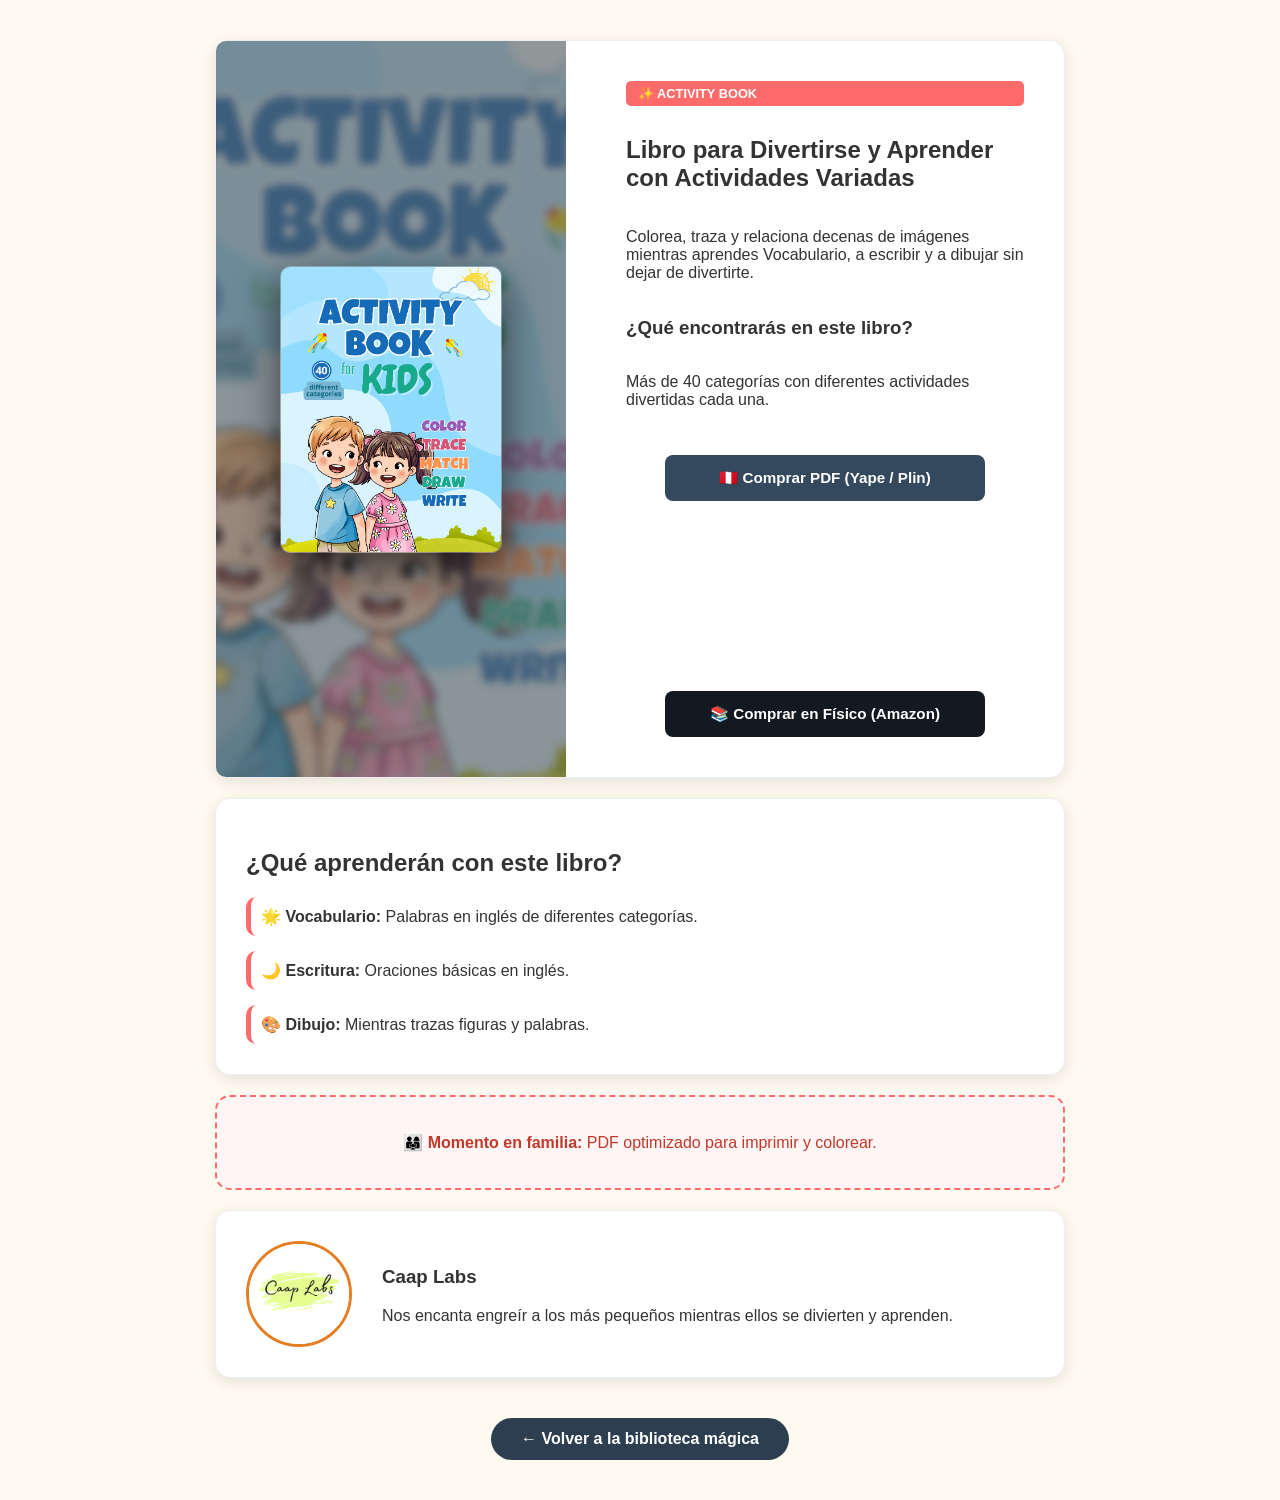
<file: paginas-venta/ninos/activity-book.html>
<!DOCTYPE html>
<html lang="es">
<head>
    <meta charset="UTF-8">
    <title>Activity Book - César Ponce</title>
    <link rel="stylesheet" href="../../estilos.css">
	<script src="../../config.js"></script>
	<script src="https://www.paypal.com/sdk/js?client-id=AWNUI8EpX2nxhd96ajH8ijyuC9YMTM5bW2jqduuLOO436DH-fXyRZdrykueOETnHGQeqKtBPaUjIpKZs&currency=USD"></script>
</head>
<body class="body-infantil">

    <div class="contenedor-landing">
        <section class="seccion-bloque caja-portada-flex infantil-header">
            <div class="contenedor-portada-dinamico">
				<div class="background-imagen" style="background-image: url('../../imagenes/activity-book.png');"></div>
				<img src="../../imagenes/activity-book.png" alt="Portada" class="portada-grande">
			</div>
            <div class="info-libro">
                <span class="badge-infantil">✨ ACTIVITY BOOK</span>
                <h1>Libro para Divertirse y Aprender con Actividades Variadas</h1>
                <p class="tagline">Colorea, traza y relaciona decenas de imágenes mientras aprendes Vocabulario, a escribir y a dibujar sin dejar de divertirte.</p>
                
                <h3>¿Qué encontrarás en este libro?</h3>
                <p>Más de 40 categorías con diferentes actividades divertidas cada una.</p>
                
                <div class="botones-compra">
					<button onclick="abrirModal()" class="btn-pago-peru">
						🇵🇪 Comprar PDF (Yape / Plin)
					</button>

					<div id="paypal-button-container" class="btn-paypal-directo"></div>

					<a href="https://mybook.to/TracingMatchingBook" target="_blank" class="btn-amazon">
						📚 Comprar en Físico (Amazon)
					</a>
				</div>
            </div>
        </section>

        <section class="seccion-bloque">
            <h2>¿Qué aprenderán con este libro?</h2>
            <div class="valores-grid">
                <div class="valor-item">🌟 <strong>Vocabulario:</strong> Palabras en inglés de diferentes categorías.</div>
                <div class="valor-item">🌙 <strong>Escritura:</strong> Oraciones básicas en inglés.</div>
                <div class="valor-item">🎨 <strong>Dibujo:</strong> Mientras trazas figuras y palabras.</div>
            </div>
        </section>

        <div class="caja-garantia-nueva infantil-beneficio">
            <p>👨‍👩‍👧 <strong>Momento en familia:</strong> PDF optimizado para imprimir y colorear.</p>
        </div>

        <section class="seccion-bloque autor-flex">
            <img src="../../imagenes/caaplabs.png" alt="César Ponce" class="foto-autor">
            <div class="autor-info">
                <h3>Caap Labs</h3>
                <p>Nos encanta engreír a los más pequeños mientras ellos se divierten y aprenden.</p>
            </div>
        </section>

        <div class="contenedor-volver">
            <a href="../../index.html?tab=ninos" class="btn-volver">← Volver a la biblioteca mágica</a>
        </div>
    </div>

    <div id="miModal" class="modal-fondo">
			<div class="modal-contenido" style="max-width: 500px;">
				<span class="cerrar" onclick="cerrarModal()">&times;</span>
				
				<h2>Pago en Perú</h2>
				<div class="caja-precio-peru">
					<span class="etiqueta-pago">Monto a pagar:</span>
					<span id="monto-soles" class="monto-resaltado">S/ 0.00</span>
				</div>
				
				<p class="subtitulo-pago">Interoperable: Plin o Yape</p>
				
				<div class="contenedor-qr">
					<img src="../../imagenes/qr-pago.png" alt="QR Pago" class="img-qr-modal">
				</div>

				<div class="logos-interoperabilidad">
					<img src="../../imagenes/yape-logo.png" alt="Yape" class="mini-logo">
					<img src="../../imagenes/plin-logo.png" alt="Plin" class="mini-logo">
				</div>

				<div class="datos-escrito">
					<p class="instruccion-copiar">Toca el número para copiar:</p>
					<div class="caja-copiar" onclick="copiarNumero()">
						<strong id="numero-pago">+51 952 007 215</strong>
						<span id="mensaje-copiado" class="tooltip-copiado">¡Copiado!</span>
					</div>
					<p class="nombre-titular">César Advincula Ponce</p>
				</div>

				<a href="#" id="btn-wa-dinamico" class="btn-wa-modal">
					✅ Enviar captura por WhatsApp
				</a>
			</div>
	</div>

    <script>
        function abrirModal() { document.getElementById("miModal").style.display = "flex"; }
        function cerrarModal() { document.getElementById("miModal").style.display = "none"; }
    </script>
	
	<script>
    // 1. Identificador único
    const ID_LIBRO_ACTUAL = "activity-book"; // ÚNICO CAMBIO MANUAL POR PÁGINA:
    const libro = CONFIG_LIBROS[ID_LIBRO_ACTUAL];

    // 2. Inyectar precio en el Modal (lo que el usuario ve)
    document.getElementById("monto-soles").innerText = "S/ " + libro.precioPEN;

    // 3. Configurar WhatsApp con el monto automático
    const mensajeWA = `${libro.whatsappMsj}%20${libro.nombre}%20por%20un%20monto%20de%20S/%20${libro.precioPEN}.%20Aquí%20adjunto%20la%20captura.`;
    document.getElementById("btn-wa-dinamico").href = "https://wa.me/51952007215?text=" + mensajeWA;

    paypal.Buttons({
        style: {
            layout: 'vertical',
            color: 'gold',
            shape: 'rect',
            label: 'pay'
        },
        createOrder: function(data, actions) {
            return actions.order.create({
                purchase_units: [{
                    amount: {
                        value: libro.precioUSD // Automatizado
                    },
                    description: "Libro: " + libro.nombre + " - César Ponce" // Automatizado
                }]
            });
        },
        onApprove: function(data, actions) {
            return actions.order.capture().then(function(details) {
                // Redirección automatizada usando la URL del config.js
                window.location.href = "../../" + libro.urlDescarga; 
            });
        },
		onError: function (err) {
			console.error('Error en el pago:', err);
			alert('Hubo un error con el pago.');
		}
    }).render('#paypal-button-container');
	
	function copiarNumero() {
    // El número a copiar
    const numero = "952007215"; 
    
    // Crear un elemento temporal para copiar
    const el = document.createElement('textarea');
    el.value = numero;
    document.body.appendChild(el);
    el.select();
    document.execCommand('copy');
    document.body.removeChild(el);

    // Mostrar el mensaje de "¡Copiado!"
    const tooltip = document.getElementById("mensaje-copiado");
    tooltip.classList.add("show");

    // Ocultarlo después de 2 segundos
    setTimeout(() => {
        tooltip.classList.remove("show");
    }, 2000);
}
</script>
</body>
</html>
</file>
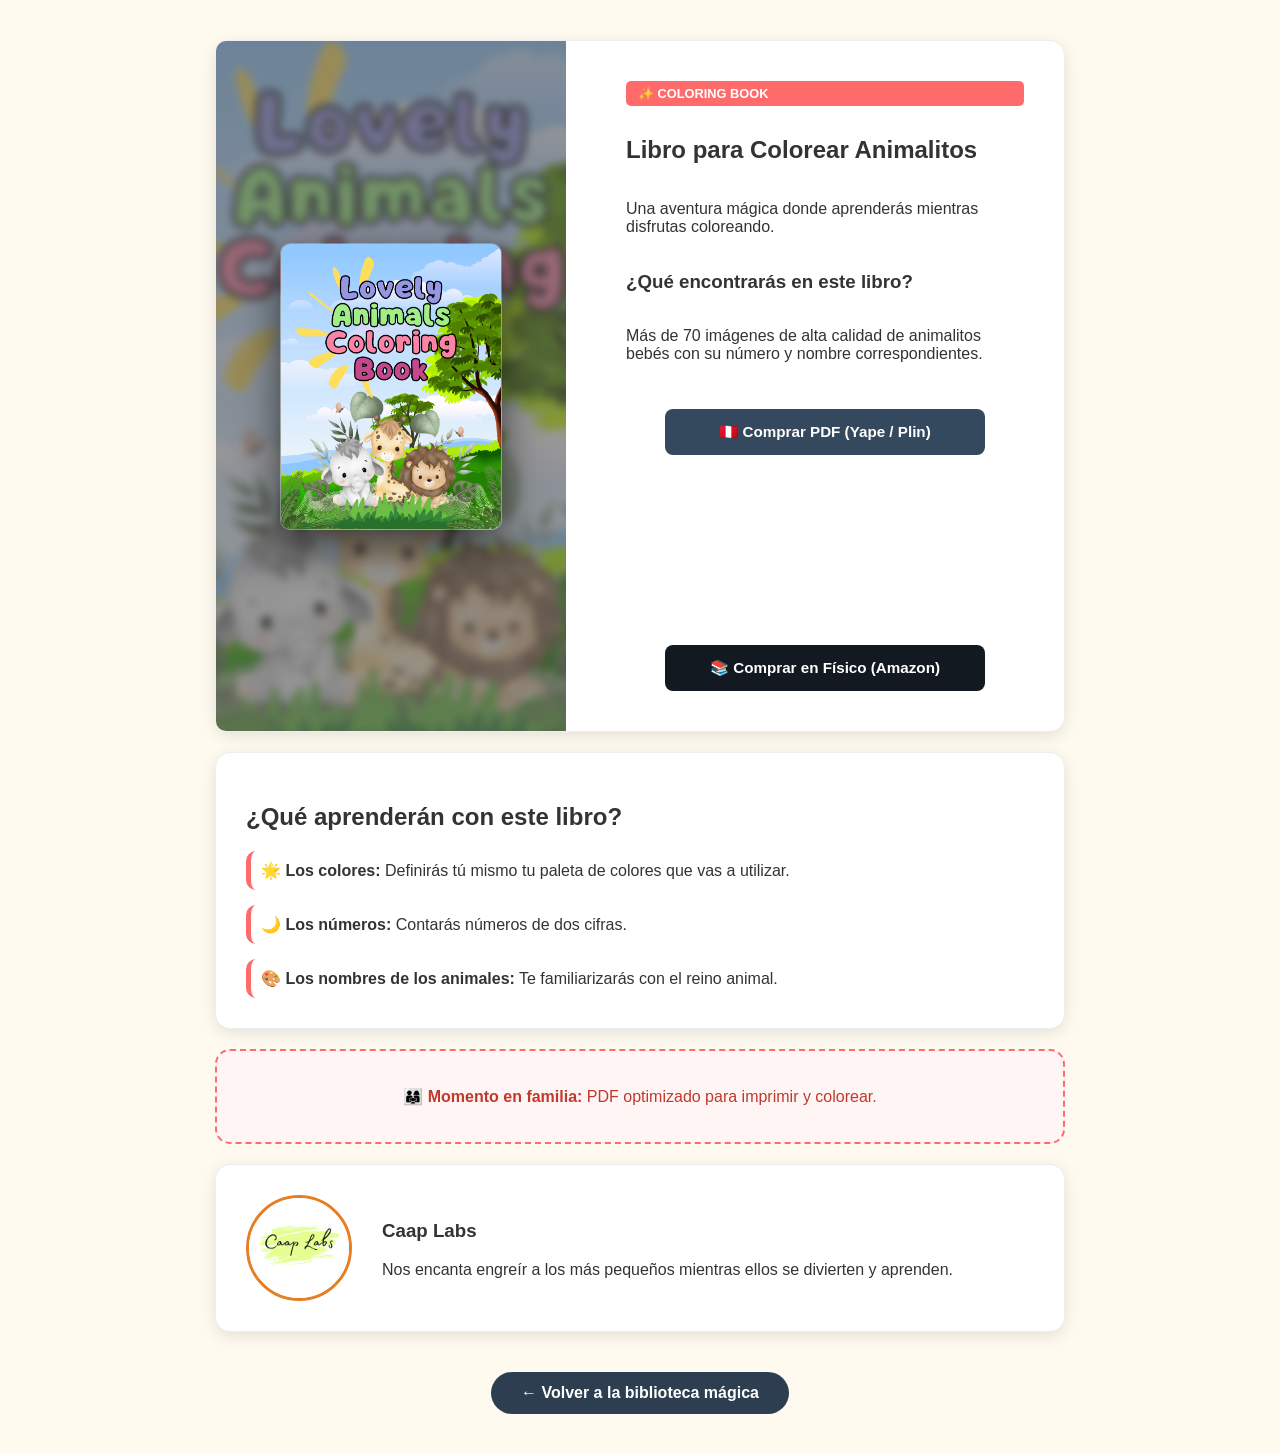
<file: paginas-venta/ninos/coloring-book.html>
<!DOCTYPE html>
<html lang="es">
<head>
    <meta charset="UTF-8">
    <title>Coloring Book - César Ponce</title>
    <link rel="stylesheet" href="../../estilos.css">
	<script src="../../config.js"></script>
	<script src="https://www.paypal.com/sdk/js?client-id=AWNUI8EpX2nxhd96ajH8ijyuC9YMTM5bW2jqduuLOO436DH-fXyRZdrykueOETnHGQeqKtBPaUjIpKZs&currency=USD"></script>
</head>
<body class="body-infantil">

    <div class="contenedor-landing">
        <section class="seccion-bloque caja-portada-flex infantil-header">
            <div class="contenedor-portada-dinamico">
				<div class="background-imagen" style="background-image: url('../../imagenes/coloring-book.png');"></div>
				<img src="../../imagenes/coloring-book.png" alt="Portada" class="portada-grande">
			</div>
            <div class="info-libro">
                <span class="badge-infantil">✨ COLORING BOOK</span>
                <h1>Libro para Colorear Animalitos</h1>
                <p class="tagline">Una aventura mágica donde aprenderás mientras disfrutas coloreando.</p>
                
                <h3>¿Qué encontrarás en este libro?</h3>
                <p>Más de 70 imágenes de alta calidad de animalitos bebés con su número y nombre correspondientes.</p>
                
                <div class="botones-compra">
					<button onclick="abrirModal()" class="btn-pago-peru">
						🇵🇪 Comprar PDF (Yape / Plin)
					</button>

					<div id="paypal-button-container" class="btn-paypal-directo"></div>

					<a href="https://mybook.to/AnimalsColoringbook" target="_blank" class="btn-amazon">
						📚 Comprar en Físico (Amazon)
					</a>
				</div>
            </div>
        </section>

        <section class="seccion-bloque">
            <h2>¿Qué aprenderán con este libro?</h2>
            <div class="valores-grid">
                <div class="valor-item">🌟 <strong>Los colores:</strong> Definirás tú mismo tu paleta de colores que vas a utilizar.</div>
                <div class="valor-item">🌙 <strong>Los números:</strong> Contarás números de dos cifras.</div>
                <div class="valor-item">🎨 <strong>Los nombres de los animales:</strong> Te familiarizarás con el reino animal.</div>
            </div>
        </section>

        <div class="caja-garantia-nueva infantil-beneficio">
            <p>👨‍👩‍👧 <strong>Momento en familia:</strong> PDF optimizado para imprimir y colorear.</p>
        </div>

        <section class="seccion-bloque autor-flex">
            <img src="../../imagenes/caaplabs.png" alt="Caaplabs" class="foto-autor">
            <div class="autor-info">
                <h3>Caap Labs</h3>
                <p>Nos encanta engreír a los más pequeños mientras ellos se divierten y aprenden.</p>
            </div>
        </section>

        <div class="contenedor-volver">
            <a href="../../index.html?tab=ninos" class="btn-volver">← Volver a la biblioteca mágica</a>
        </div>
    </div>

    <div id="miModal" class="modal-fondo">
			<div class="modal-contenido" style="max-width: 500px;">
				<span class="cerrar" onclick="cerrarModal()">&times;</span>
				
				<h2>Pago en Perú</h2>
				<div class="caja-precio-peru">
					<span class="etiqueta-pago">Monto a pagar:</span>
					<span id="monto-soles" class="monto-resaltado">S/ 0.00</span>
				</div>
				
				<p class="subtitulo-pago">Interoperable: Plin o Yape</p>
				
				<div class="contenedor-qr">
					<img src="../../imagenes/qr-pago.png" alt="QR Pago" class="img-qr-modal">
				</div>

				<div class="logos-interoperabilidad">
					<img src="../../imagenes/yape-logo.png" alt="Yape" class="mini-logo">
					<img src="../../imagenes/plin-logo.png" alt="Plin" class="mini-logo">
				</div>

				<div class="datos-escrito">
					<p class="instruccion-copiar">Toca el número para copiar:</p>
					<div class="caja-copiar" onclick="copiarNumero()">
						<strong id="numero-pago">+51 952 007 215</strong>
						<span id="mensaje-copiado" class="tooltip-copiado">¡Copiado!</span>
					</div>
					<p class="nombre-titular">César Advincula Ponce</p>
				</div>

				<a href="#" id="btn-wa-dinamico" class="btn-wa-modal">
					✅ Enviar captura por WhatsApp
				</a>
			</div>
	</div>

    <script>
        function abrirModal() { document.getElementById("miModal").style.display = "flex"; }
        function cerrarModal() { document.getElementById("miModal").style.display = "none"; }
    </script>
	
	<script>
    // 1. Identificador único
    const ID_LIBRO_ACTUAL = "coloring-book"; // ÚNICO CAMBIO MANUAL POR PÁGINA:
    const libro = CONFIG_LIBROS[ID_LIBRO_ACTUAL];

    // 2. Inyectar precio en el Modal (lo que el usuario ve)
    document.getElementById("monto-soles").innerText = "S/ " + libro.precioPEN;

    // 3. Configurar WhatsApp con el monto automático
    const mensajeWA = `${libro.whatsappMsj}%20${libro.nombre}%20por%20un%20monto%20de%20S/%20${libro.precioPEN}.%20Aquí%20adjunto%20la%20captura.`;
    document.getElementById("btn-wa-dinamico").href = "https://wa.me/51952007215?text=" + mensajeWA;

    paypal.Buttons({
        style: {
            layout: 'vertical',
            color: 'gold',
            shape: 'rect',
            label: 'pay'
        },
        createOrder: function(data, actions) {
            return actions.order.create({
                purchase_units: [{
                    amount: {
                        value: libro.precioUSD // Automatizado
                    },
                    description: "Libro: " + libro.nombre + " - César Ponce" // Automatizado
                }]
            });
        },
        onApprove: function(data, actions) {
            return actions.order.capture().then(function(details) {
                // Redirección automatizada usando la URL del config.js
                window.location.href = "../../" + libro.urlDescarga; 
            });
        },
		onError: function (err) {
			console.error('Error en el pago:', err);
			alert('Hubo un error con el pago.');
		}
    }).render('#paypal-button-container');
	
	function copiarNumero() {
    // El número a copiar
    const numero = "952007215"; 
    
    // Crear un elemento temporal para copiar
    const el = document.createElement('textarea');
    el.value = numero;
    document.body.appendChild(el);
    el.select();
    document.execCommand('copy');
    document.body.removeChild(el);

    // Mostrar el mensaje de "¡Copiado!"
    const tooltip = document.getElementById("mensaje-copiado");
    tooltip.classList.add("show");

    // Ocultarlo después de 2 segundos
    setTimeout(() => {
        tooltip.classList.remove("show");
    }, 2000);
}
</script>
</body>
</html>
</file>
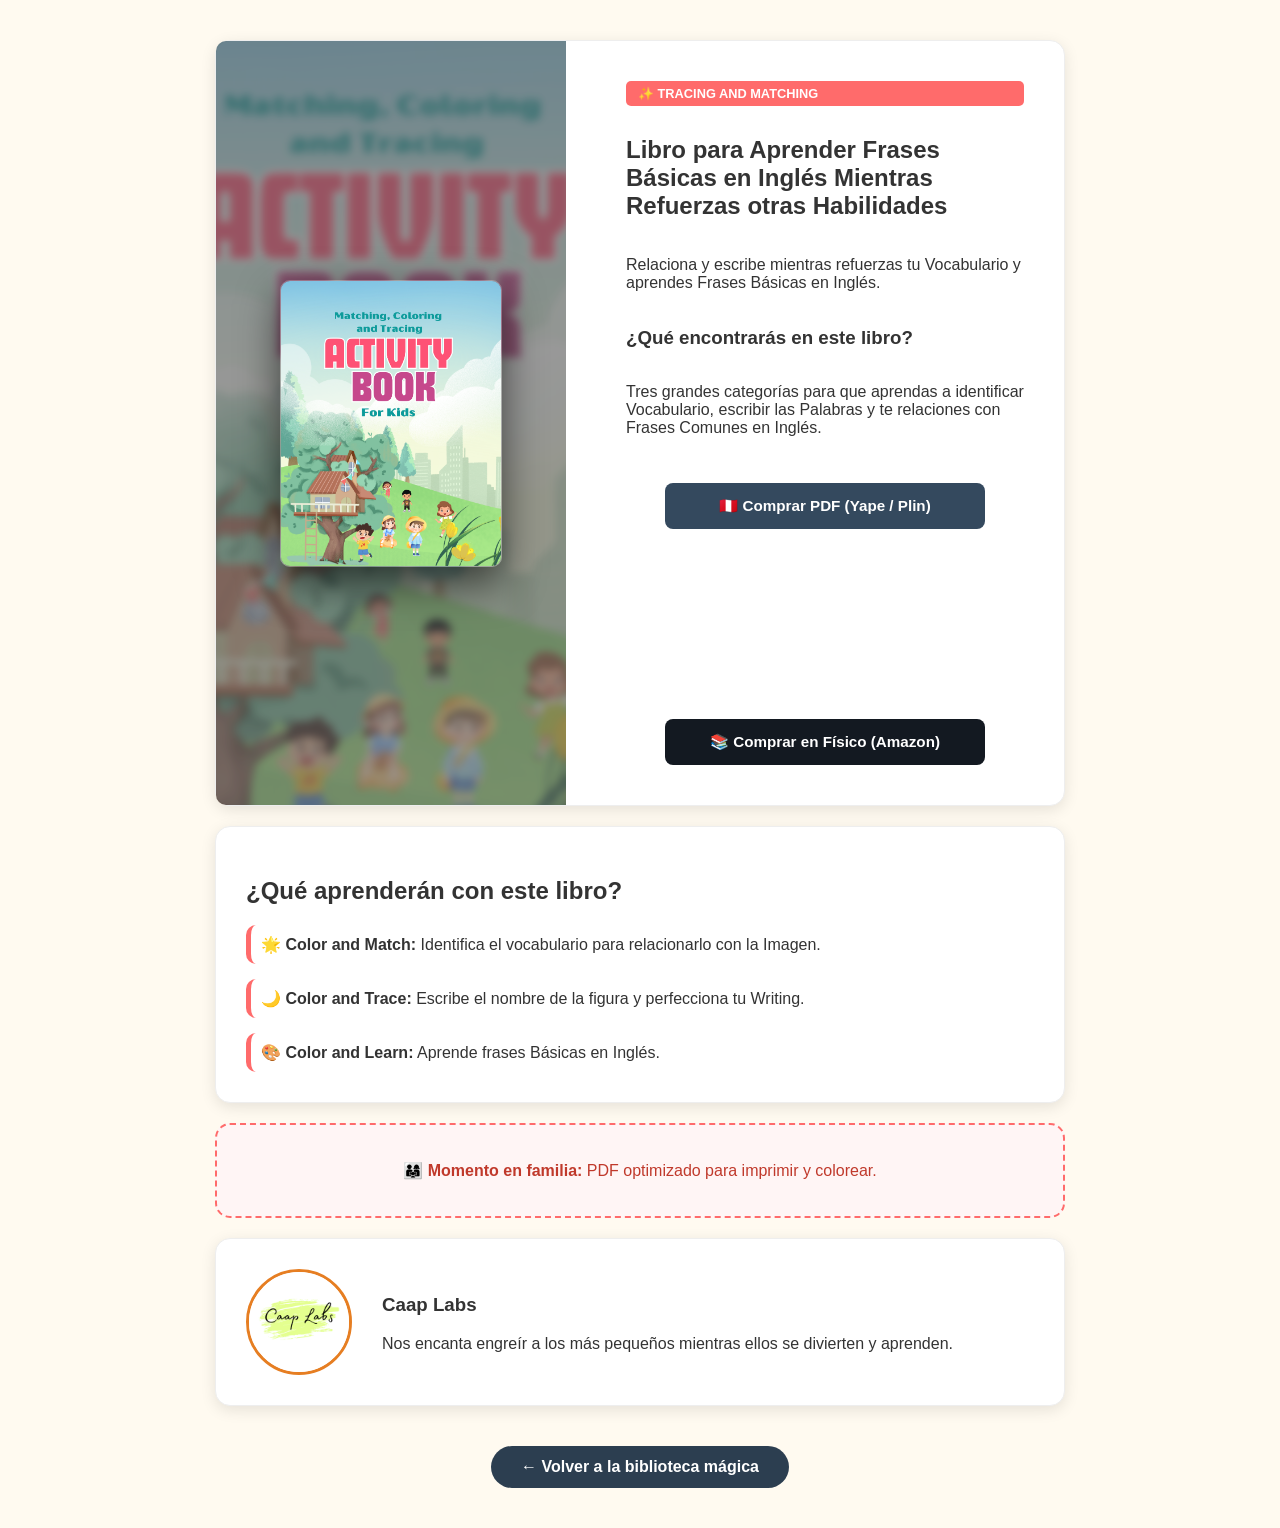
<file: paginas-venta/ninos/tracing-matching.html>
<!DOCTYPE html>
<html lang="es">
<head>
    <meta charset="UTF-8">
    <title>Tracing and Matching - César Ponce</title>
    <link rel="stylesheet" href="../../estilos.css">
	<script src="../../config.js"></script>
	<script src="https://www.paypal.com/sdk/js?client-id=AWNUI8EpX2nxhd96ajH8ijyuC9YMTM5bW2jqduuLOO436DH-fXyRZdrykueOETnHGQeqKtBPaUjIpKZs&currency=USD"></script>
</head>
<body class="body-infantil">

    <div class="contenedor-landing">
        <section class="seccion-bloque caja-portada-flex infantil-header">
            <div class="contenedor-portada-dinamico">
				<div class="background-imagen" style="background-image: url('../../imagenes/tracing-matching.png');"></div>
				<img src="../../imagenes/tracing-matching.png" alt="Portada" class="portada-grande">
			</div>
            <div class="info-libro">
                <span class="badge-infantil">✨ TRACING AND MATCHING</span>
                <h1>Libro para Aprender Frases Básicas en Inglés Mientras Refuerzas otras Habilidades</h1>
                <p class="tagline">Relaciona y escribe mientras refuerzas tu Vocabulario y aprendes Frases Básicas en Inglés.</p>
                
                <h3>¿Qué encontrarás en este libro?</h3>
                <p>Tres grandes categorías para que aprendas a identificar Vocabulario, escribir las Palabras y te relaciones con Frases Comunes en Inglés.</p>
                
                <div class="botones-compra">
					<button onclick="abrirModal()" class="btn-pago-peru">
						🇵🇪 Comprar PDF (Yape / Plin)
					</button>

					<div id="paypal-button-container" class="btn-paypal-directo"></div>

					<a href="https://mybook.to/SuperActivityBook" target="_blank" class="btn-amazon">
						📚 Comprar en Físico (Amazon)
					</a>
				</div>
            </div>
        </section>

        <section class="seccion-bloque">
            <h2>¿Qué aprenderán con este libro?</h2>
            <div class="valores-grid">
                <div class="valor-item">🌟 <strong>Color and Match:</strong> Identifica el vocabulario para relacionarlo con la Imagen.</div>
                <div class="valor-item">🌙 <strong>Color and Trace:</strong> Escribe el nombre de la figura y perfecciona tu Writing.</div>
                <div class="valor-item">🎨 <strong>Color and Learn:</strong> Aprende frases Básicas en Inglés.</div>
            </div>
        </section>

        <div class="caja-garantia-nueva infantil-beneficio">
            <p>👨‍👩‍👧 <strong>Momento en familia:</strong> PDF optimizado para imprimir y colorear.</p>
        </div>

        <section class="seccion-bloque autor-flex">
            <img src="../../imagenes/caaplabs.png" alt="Caaplabs" class="foto-autor">
            <div class="autor-info">
                <h3>Caap Labs</h3>
                <p>Nos encanta engreír a los más pequeños mientras ellos se divierten y aprenden.</p>
            </div>
        </section>

        <div class="contenedor-volver">
            <a href="../../index.html?tab=ninos" class="btn-volver">← Volver a la biblioteca mágica</a>
        </div>
    </div>

    <div id="miModal" class="modal-fondo">
			<div class="modal-contenido" style="max-width: 500px;">
				<span class="cerrar" onclick="cerrarModal()">&times;</span>
				
				<h2>Pago en Perú</h2>
				<div class="caja-precio-peru">
					<span class="etiqueta-pago">Monto a pagar:</span>
					<span id="monto-soles" class="monto-resaltado">S/ 0.00</span>
				</div>
				
				<p class="subtitulo-pago">Interoperable: Plin o Yape</p>
				
				<div class="contenedor-qr">
					<img src="../../imagenes/qr-pago.png" alt="QR Pago" class="img-qr-modal">
				</div>

				<div class="logos-interoperabilidad">
					<img src="../../imagenes/yape-logo.png" alt="Yape" class="mini-logo">
					<img src="../../imagenes/plin-logo.png" alt="Plin" class="mini-logo">
				</div>

				<div class="datos-escrito">
					<p class="instruccion-copiar">Toca el número para copiar:</p>
					<div class="caja-copiar" onclick="copiarNumero()">
						<strong id="numero-pago">+51 952 007 215</strong>
						<span id="mensaje-copiado" class="tooltip-copiado">¡Copiado!</span>
					</div>
					<p class="nombre-titular">César Advincula Ponce</p>
				</div>

				<a href="#" id="btn-wa-dinamico" class="btn-wa-modal">
					✅ Enviar captura por WhatsApp
				</a>
			</div>
	</div>

    <script>
        function abrirModal() { document.getElementById("miModal").style.display = "flex"; }
        function cerrarModal() { document.getElementById("miModal").style.display = "none"; }
    </script>
	
	<script>
    // 1. Identificador único
    const ID_LIBRO_ACTUAL = "tracing-matching"; // ÚNICO CAMBIO MANUAL POR PÁGINA:
    const libro = CONFIG_LIBROS[ID_LIBRO_ACTUAL];

    // 2. Inyectar precio en el Modal (lo que el usuario ve)
    document.getElementById("monto-soles").innerText = "S/ " + libro.precioPEN;

    // 3. Configurar WhatsApp con el monto automático
    const mensajeWA = `${libro.whatsappMsj}%20${libro.nombre}%20por%20un%20monto%20de%20S/%20${libro.precioPEN}.%20Aquí%20adjunto%20la%20captura.`;
    document.getElementById("btn-wa-dinamico").href = "https://wa.me/51952007215?text=" + mensajeWA;

    paypal.Buttons({
        style: {
            layout: 'vertical',
            color: 'gold',
            shape: 'rect',
            label: 'pay'
        },
        createOrder: function(data, actions) {
            return actions.order.create({
                purchase_units: [{
                    amount: {
                        value: libro.precioUSD // Automatizado
                    },
                    description: "Libro: " + libro.nombre + " - César Ponce" // Automatizado
                }]
            });
        },
        onApprove: function(data, actions) {
            return actions.order.capture().then(function(details) {
                // Redirección automatizada usando la URL del config.js
                window.location.href = "../../" + libro.urlDescarga; 
            });
        },
		onError: function (err) {
			console.error('Error en el pago:', err);
			alert('Hubo un error con el pago.');
		}
    }).render('#paypal-button-container');
	
	function copiarNumero() {
    // El número a copiar
    const numero = "952007215"; 
    
    // Crear un elemento temporal para copiar
    const el = document.createElement('textarea');
    el.value = numero;
    document.body.appendChild(el);
    el.select();
    document.execCommand('copy');
    document.body.removeChild(el);

    // Mostrar el mensaje de "¡Copiado!"
    const tooltip = document.getElementById("mensaje-copiado");
    tooltip.classList.add("show");

    // Ocultarlo después de 2 segundos
    setTimeout(() => {
        tooltip.classList.remove("show");
    }, 2000);
}
</script>
</body>
</html>
</file>
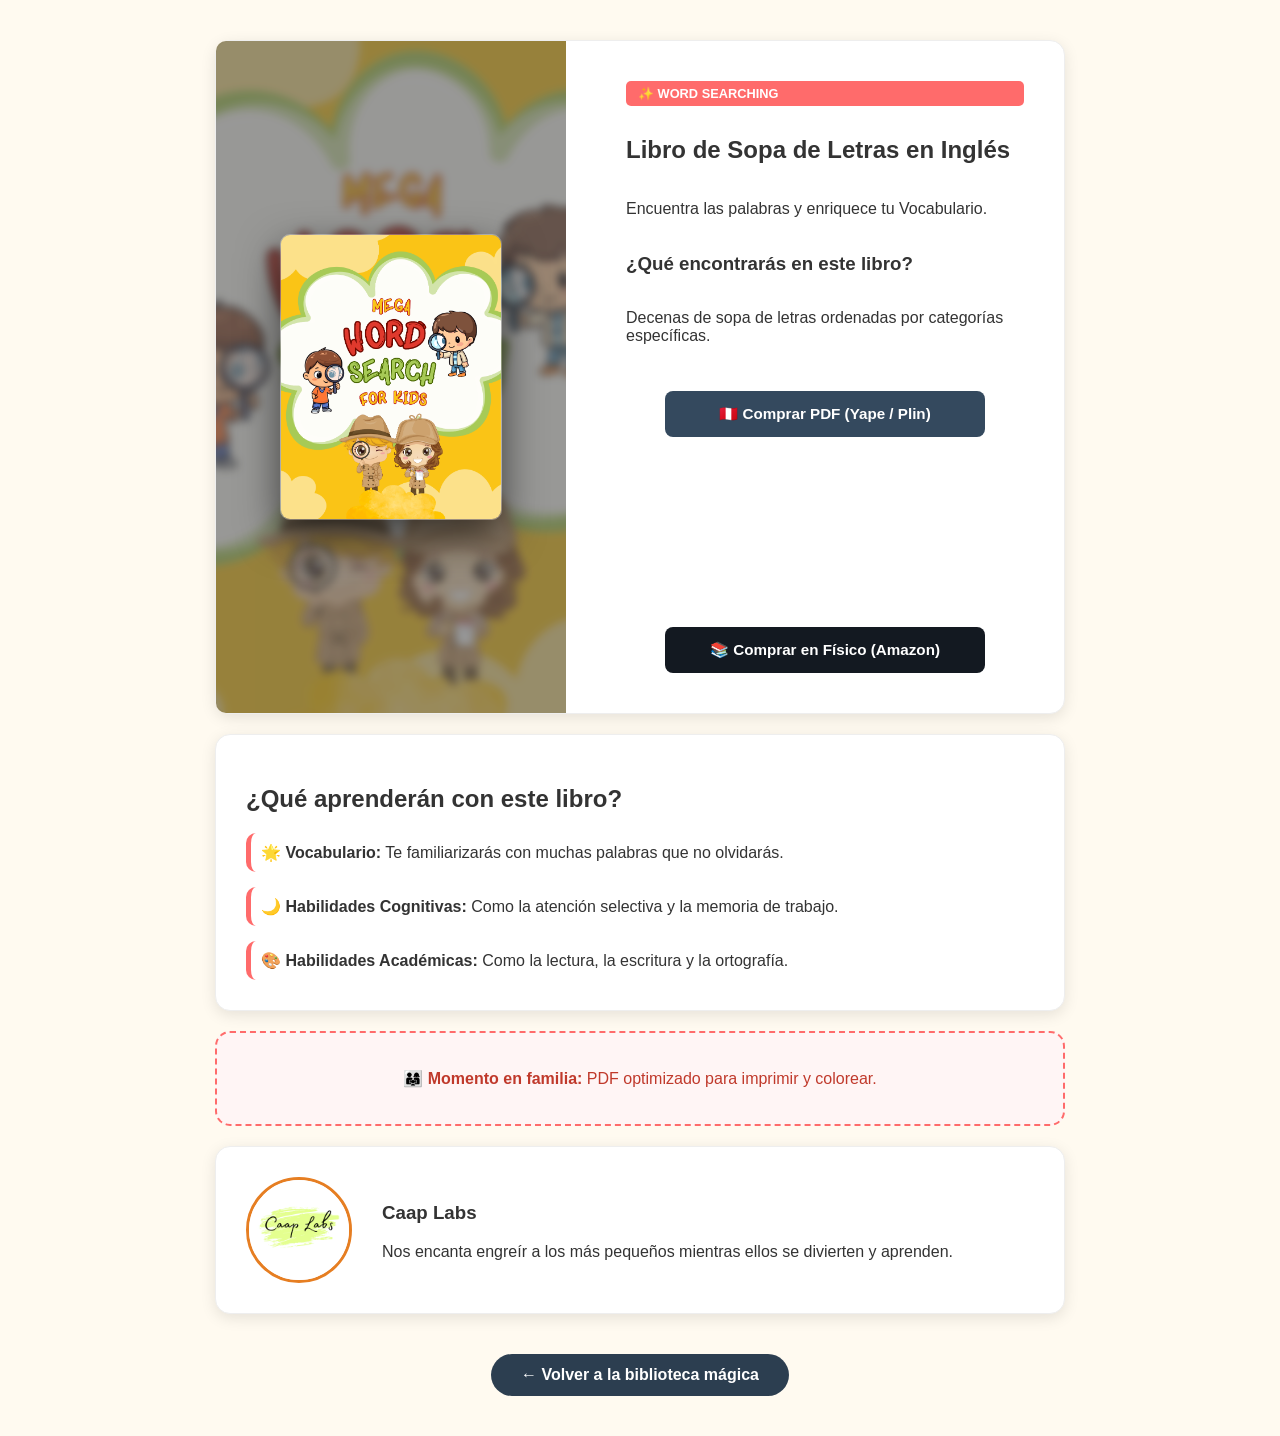
<file: paginas-venta/ninos/word-search.html>
<!DOCTYPE html>
<html lang="es">
<head>
    <meta charset="UTF-8">
    <title>Word Searching - César Ponce</title>
    <link rel="stylesheet" href="../../estilos.css">
	<script src="../../config.js"></script>
	<script src="https://www.paypal.com/sdk/js?client-id=AWNUI8EpX2nxhd96ajH8ijyuC9YMTM5bW2jqduuLOO436DH-fXyRZdrykueOETnHGQeqKtBPaUjIpKZs&currency=USD"></script>
</head>
<body class="body-infantil">

    <div class="contenedor-landing">
        <section class="seccion-bloque caja-portada-flex infantil-header">
            <div class="contenedor-portada-dinamico">
				<div class="background-imagen" style="background-image: url('../../imagenes/word-search.png');"></div>
				<img src="../../imagenes/word-search.png" alt="Portada" class="portada-grande">
			</div>
            <div class="info-libro">
                <span class="badge-infantil">✨ WORD SEARCHING</span>
                <h1>Libro de Sopa de Letras en Inglés</h1>
                <p class="tagline">Encuentra las palabras y enriquece tu Vocabulario.</p>
                
                <h3>¿Qué encontrarás en este libro?</h3>
                <p>Decenas de sopa de letras ordenadas por categorías específicas.</p>
                
                <div class="botones-compra">
					<button onclick="abrirModal()" class="btn-pago-peru">
						🇵🇪 Comprar PDF (Yape / Plin)
					</button>

					<div id="paypal-button-container" class="btn-paypal-directo"></div>

					<a href="https://mybook.to/WordSearchBook" target="_blank" class="btn-amazon">
						📚 Comprar en Físico (Amazon)
					</a>
				</div>
            </div>
        </section>

        <section class="seccion-bloque">
            <h2>¿Qué aprenderán con este libro?</h2>
            <div class="valores-grid">
                <div class="valor-item">🌟 <strong>Vocabulario:</strong> Te familiarizarás con muchas palabras que no olvidarás.</div>
                <div class="valor-item">🌙 <strong>Habilidades Cognitivas:</strong> Como la atención selectiva y la memoria de trabajo.</div>
                <div class="valor-item">🎨 <strong>Habilidades Académicas:</strong> Como la lectura, la escritura y la ortografía.</div>
            </div>
        </section>

        <div class="caja-garantia-nueva infantil-beneficio">
            <p>👨‍👩‍👧 <strong>Momento en familia:</strong> PDF optimizado para imprimir y colorear.</p>
        </div>

        <section class="seccion-bloque autor-flex">
            <img src="../../imagenes/caaplabs.png" alt="Caaplabs" class="foto-autor">
            <div class="autor-info">
                <h3>Caap Labs</h3>
                <p>Nos encanta engreír a los más pequeños mientras ellos se divierten y aprenden.</p>
            </div>
        </section>

        <div class="contenedor-volver">
            <a href="../../index.html?tab=ninos" class="btn-volver">← Volver a la biblioteca mágica</a>
        </div>
    </div>

    <div id="miModal" class="modal-fondo">
			<div class="modal-contenido" style="max-width: 500px;">
				<span class="cerrar" onclick="cerrarModal()">&times;</span>
				
				<h2>Pago en Perú</h2>
				<div class="caja-precio-peru">
					<span class="etiqueta-pago">Monto a pagar:</span>
					<span id="monto-soles" class="monto-resaltado">S/ 0.00</span>
				</div>
				
				<p class="subtitulo-pago">Interoperable: Plin o Yape</p>
				
				<div class="contenedor-qr">
					<img src="../../imagenes/qr-pago.png" alt="QR Pago" class="img-qr-modal">
				</div>

				<div class="logos-interoperabilidad">
					<img src="../../imagenes/yape-logo.png" alt="Yape" class="mini-logo">
					<img src="../../imagenes/plin-logo.png" alt="Plin" class="mini-logo">
				</div>

				<div class="datos-escrito">
					<p class="instruccion-copiar">Toca el número para copiar:</p>
					<div class="caja-copiar" onclick="copiarNumero()">
						<strong id="numero-pago">+51 952 007 215</strong>
						<span id="mensaje-copiado" class="tooltip-copiado">¡Copiado!</span>
					</div>
					<p class="nombre-titular">César Advincula Ponce</p>
				</div>

				<a href="#" id="btn-wa-dinamico" class="btn-wa-modal">
					✅ Enviar captura por WhatsApp
				</a>
			</div>
	</div>

    <script>
        function abrirModal() { document.getElementById("miModal").style.display = "flex"; }
        function cerrarModal() { document.getElementById("miModal").style.display = "none"; }
    </script>
	
	<script>
    // 1. Identificador único
    const ID_LIBRO_ACTUAL = "word-search"; // ÚNICO CAMBIO MANUAL POR PÁGINA:
    const libro = CONFIG_LIBROS[ID_LIBRO_ACTUAL];

    // 2. Inyectar precio en el Modal (lo que el usuario ve)
    document.getElementById("monto-soles").innerText = "S/ " + libro.precioPEN;

    // 3. Configurar WhatsApp con el monto automático
    const mensajeWA = `${libro.whatsappMsj}%20${libro.nombre}%20por%20un%20monto%20de%20S/%20${libro.precioPEN}.%20Aquí%20adjunto%20la%20captura.`;
    document.getElementById("btn-wa-dinamico").href = "https://wa.me/51952007215?text=" + mensajeWA;

    paypal.Buttons({
        style: {
            layout: 'vertical',
            color: 'gold',
            shape: 'rect',
            label: 'pay'
        },
        createOrder: function(data, actions) {
            return actions.order.create({
                purchase_units: [{
                    amount: {
                        value: libro.precioUSD // Automatizado
                    },
                    description: "Libro: " + libro.nombre + " - César Ponce" // Automatizado
                }]
            });
        },
        onApprove: function(data, actions) {
            return actions.order.capture().then(function(details) {
                // Redirección automatizada usando la URL del config.js
                window.location.href = "../../" + libro.urlDescarga; 
            });
        },
		onError: function (err) {
			console.error('Error en el pago:', err);
			alert('Hubo un error con el pago.');
		}
    }).render('#paypal-button-container');
	
	function copiarNumero() {
    // El número a copiar
    const numero = "952007215"; 
    
    // Crear un elemento temporal para copiar
    const el = document.createElement('textarea');
    el.value = numero;
    document.body.appendChild(el);
    el.select();
    document.execCommand('copy');
    document.body.removeChild(el);

    // Mostrar el mensaje de "¡Copiado!"
    const tooltip = document.getElementById("mensaje-copiado");
    tooltip.classList.add("show");

    // Ocultarlo después de 2 segundos
    setTimeout(() => {
        tooltip.classList.remove("show");
    }, 2000);
}
</script>
</body>
</html>
</file>
<file: estilos.css>
html {
    scroll-behavior: smooth;
}

/* Este es el diseño de tu tienda */
body {
    font-family: 'Segoe UI', Tahoma, Geneva, Verdana, sans-serif;
    background-color: #f4f4f4;
    color: #333;
    margin: 0;
    padding: 0;
}

header {
    background-color: #2c3e50; /* Un azul oscuro elegante */
    color: white;
    text-align: center;
    padding: 50px 20px;
}

.contenedor-libros {
    display: flex;
    justify-content: center;
    gap: 30px;
    padding: 50px;
    flex-wrap: wrap; /* Para que se acomoden si se ve en celular */
}

.tarjeta-libro {
    background: white;
    padding: 20px;
    border-radius: 10px;
    box-shadow: 0 4px 8px rgba(0,0,0,0.1);
    text-align: center;
    width: 250px;
    transition: transform 0.3s;
}

.tarjeta-libro:hover {
    transform: translateY(-10px); /* Efecto de que flota al pasar el mouse */
}

.tarjeta-libro img {
    width: 100%;           /* Ocupa todo el ancho de la tarjeta */
    height: 350px;         /* Fijamos una altura estándar para todas */
    object-fit: cover;     /* ¡Esta es la magia! Recorta los bordes sobrantes para que no se estire */
    object-position: center; /* Centra la imagen para que no se corte lo importante */
    border-radius: 5px;
}

.boton-info {
    display: inline-block;
    margin-top: 15px;
    padding: 10px 20px;
    background-color: #e67e22; /* Color naranja llamativo */
    color: white;
    text-decoration: none;
    border-radius: 5px;
    font-weight: bold;
}

.boton-info:hover {
    background-color: #d35400;
}

/* --- ESTILOS DE LA LANDING PAGE DEL LIBRO --- */

.landing-libro {
    display: flex;
    max-width: 1000px;
    margin: 50px auto;
    background: white;
    padding: 40px;
    border-radius: 15px;
    box-shadow: 0 10px 30px rgba(0,0,0,0.1);
    gap: 40px;
    align-items: center;
}

.columna-imagen img {
    width: 350px;
    height: auto;
    border-radius: 10px;
    box-shadow: 5px 5px 20px rgba(0,0,0,0.2);
}

.columna-texto {
    flex: 1;
}

.columna-texto h1 {
    font-size: 2.5rem;
    color: #2c3e50;
    margin-bottom: 10px;
}

.subtitulo {
    font-style: italic;
    color: #7f8c8d;
    font-size: 1.2rem;
    margin-bottom: 20px;
}

.sinopsis h2 {
    color: #e67e22;
    border-bottom: 2px solid #eee;
    padding-bottom: 10px;
}

/* --- BOTONES DE COMPRA --- */

.botones-compra {
    margin-top: 30px;
    display: flex;
    gap: 15px;
}

.btn-pago, .btn-amazon {
    padding: 15px 25px;
    text-decoration: none;
    border-radius: 8px;
    font-weight: bold;
    text-align: center;
    transition: 0.3s;
    flex: 1;
}

.btn-pago {
    background-color: #27ae60; /* Verde éxito */
    color: white;
}

.btn-pago:hover {
    background-color: #219150;
}

.btn-amazon {
    background-color: #232f3e; /* Color corporativo Amazon */
    color: white;
}

.btn-amazon:hover {
    background-color: #1a242f;
}

/* Ajuste para celulares */
@media (max-width: 768px) {
    .landing-libro {
        flex-direction: column;
        margin: 20px;
        padding: 20px;
    }
    .columna-imagen img {
        width: 100%;
    }
}
/* Estilos para la ventana emergente */

.subtitulo-modal {
    color: #666;
    margin-bottom: 30px;
}

.opcion-caja {
    background: #f8f9fa;
    border: 2px solid #eee;
    transition: all 0.3s ease;
    display: flex;
    flex-direction: column;
    justify-content: space-between;
}

.opcion-caja:hover {
    border-color: #e67e22;
    transform: translateY(-5px);
    background: #fff;
}

/* Etiquetas de región */
.badge-region {
    font-size: 0.7rem;
    font-weight: bold;
    color: #999;
    letter-spacing: 1px;
    margin-bottom: 10px;
}

/* Contenedor del QR */
.qr-contenedor img {
    width: 130px;
    height: 130px;
    padding: 10px;
    background: white;
    border-radius: 10px;
    border: 1px solid #ddd;
    margin: 15px 0;
}

/* Botón de WhatsApp más profesional */
.boton-wa {
    display: flex;
    align-items: center;
    justify-content: center;
    gap: 10px;
    background-color: #25d366;
    padding: 12px;
    border-radius: 10px;
    color: white;
    text-decoration: none;
    font-weight: bold;
}

.iconos-tarjetas {
    margin: 20px 0;
    opacity: 0.8;
}

.pago-seguro-texto {
    font-size: 0.8rem;
    color: #27ae60;
    margin-top: 15px;
}

/* Estilos para el Footer (Banner delgado) */
.pie-pagina {
    background-color: #2c3e50;
    color: white;
    text-align: center;
    padding: 15px 0;
    margin-top: 50px;
    font-size: 0.9rem;
}


/* NUEVO BOTÓN VOLVER (Atractivo y centrado) */
.contenedor-volver {
    text-align: center;
    margin-top: 20px;
}

.btn-volver {
    display: inline-block;
    padding: 12px 30px;
    background-color: #2c3e50;
    color: white;
    text-decoration: none;
    border-radius: 25px;
    font-weight: bold;
    transition: background 0.3s;
}

.btn-volver:hover {
    background-color: #34495e;
    transform: translateY(-2px);
}


/* --- NUEVOS ESTILOS PARA ORDENAR TODO --- */
.contenedor-landing {
    max-width: 850px;
    margin: 40px auto;
    display: flex;
    flex-direction: column;
    gap: 20px;
}

.seccion-bloque {
    background: white;
    padding: 30px;
    border-radius: 15px;
    box-shadow: 0 4px 15px rgba(0,0,0,0.1);
    border: 1px solid #eee;
    display: flex;
    gap: 20px;
    align-items: center;
}

.caja-portada-flex { flex-wrap: wrap; }
.portada-grande { width: 250px; border-radius: 10px; }
.info-libro { flex: 1; min-width: 300px; }

.caja-garantia-nueva {
    background: #e8f6ef;
    border: 2px dashed #27ae60;
    padding: 20px;
    border-radius: 15px;
    text-align: center;
    color: #1e7e46;
}

/* FOTO DEL AUTOR CIRCULAR */
.foto-autor {
    width: 100px;
    height: 100px;
    border-radius: 50%;
    object-fit: cover;
    border: 3px solid #e67e22;
}

.opciones-pago-flex { display: flex; gap: 20px; margin-top: 20px; }
.opcion-caja { background: #f9f9f9; padding: 20px; border-radius: 10px; flex: 1; border: 1px solid #ddd; }

.btn-pago-principal { background: #27ae60; color: white; padding: 12px 20px; border: none; border-radius: 5px; cursor: pointer; font-weight: bold; }
.btn-wa-modal { background: #25d366; color: white; text-decoration: none; padding: 10px; display: block; border-radius: 5px; margin-top: 10px; font-size: 0.9rem; }

/* --- DISEÑO DE PESTAÑAS Y TÍTULOS --- */
.menu-pestanas {
    display: flex;
    justify-content: center;
    gap: 15px;
    margin: 30px 0;
    padding: 10px;
    background: #f4f4f4; /* Fondo sutil para el menú */
}

.tab-link {
    padding: 12px 25px;
    border: none;
    background: white;
    color: #333;
    cursor: pointer;
    border-radius: 30px;
    font-weight: bold;
    box-shadow: 0 2px 5px rgba(0,0,0,0.1);
    transition: 0.3s;
}

.tab-link.active {
    background: #e67e22; /* El naranja que ya usas */
    color: white;
}

/* Diseño de los títulos de cada sección */
.titulo-seccion {
    text-align: center;
    padding: 40px 20px;
    margin-bottom: 20px;
}

.titulo-seccion h2 {
    font-size: 2rem;
    color: #2c3e50;
    margin-bottom: 10px;
}

/* Estilos específicos por categoría */
.infantil h2 { color: #ff6b6b; } /* Rosa/Rojo suave para niños */
.cursos h2 { color: #2980b9; }   /* Azul para cursos */

.contenido-tab {
    display: none; /* Mantener oculto lo que no está activo */
    min-height: 400px; /* Para que la página no "salte" si está vacía */
}

/* --- ESTILOS ESPECÍFICOS PARA CURSOS --- */
.badge-curso {
    background: #2980b9;
    color: white;
    padding: 5px 12px;
    border-radius: 5px;
    font-size: 0.8rem;
    font-weight: bold;
}

.btn-pago-curso {
    background: #2980b9;
    color: white;
    padding: 15px 25px;
    border: none;
    border-radius: 8px;
    font-size: 1.1rem;
    font-weight: bold;
    cursor: pointer;
    transition: 0.3s;
}

.btn-pago-curso:hover {
    background: #1f618d;
}

.lista-temario {
    list-style: none;
    padding: 0;
}

.lista-temario li {
    padding: 10px 0;
    border-bottom: 1px solid #eee;
}

.curso-beneficio {
    background: #ebf5fb;
    border-color: #2980b9;
    color: #21618c;
}

/* --- ESTILOS ESPECÍFICOS PARA INFANTIL --- */
.badge-infantil {
    background: #ff6b6b;
    color: white;
    padding: 5px 12px;
    border-radius: 5px;
    font-size: 0.8rem;
    font-weight: bold;
    display: inline-block;
    margin-bottom: 10px;
}

.btn-pago-infantil {
    background: #ff6b6b;
    color: white;
    padding: 15px 25px;
    border: none;
    border-radius: 8px;
    font-size: 1.1rem;
    font-weight: bold;
    cursor: pointer;
    transition: 0.3s;
}

.btn-pago-infantil:hover {
    background: #ff4757;
}

.infantil-beneficio {
    background: #fff5f5;
    border-color: #ff6b6b;
    color: #c0392b;
}

.valores-grid {
    display: grid;
    gap: 15px;
    margin-top: 15px;
}

.valor-item {
    background: #fff;
    padding: 10px;
    border-radius: 10px;
    border-left: 5px solid #ff6b6b;
}

.body-infantil {
    background-color: #fffaf0; /* Un blanco hueso/crema más cálido */
}

/* --- ESTILOS SECCIÓN SOBRE MÍ --- */
.autor-flex-index {
    display: flex;
    gap: 30px;
    align-items: center;
    justify-content: center;
    flex-wrap: wrap; /* Para que en móviles la foto se ponga arriba del texto */
}

.columna-foto {
    flex: 1;
    max-width: 250px; /* Evita que la foto crezca demasiado */
}

.columna-bio {
    flex: 2;
    min-width: 280px; /* Asegura que el texto tenga espacio suficiente */
    text-align: left; /* Alinea el texto a la izquierda para mejor lectura */
}

.foto-perfil-grande {
    width: 100%;
    border-radius: 15px;
    display: block;
}

.columna-bio {
    flex: 2;
    min-width: 300px;
    line-height: 1.8;
    font-size: 1.1rem;
    color: #444;
}

.btn-linktree {
    display: inline-block;
    margin-top: 20px;
    padding: 12px 25px;
    background-color: #39E09B; /* Color verde característico de Linktree */
    color: white !important;
    text-decoration: none;
    border-radius: 8px;
    font-weight: bold;
    transition: 0.3s;
}

.btn-linktree:hover {
    background-color: #2bc385;
    transform: scale(1.05);
}

/* ESTILOS TESTIMONIOS */
.contenedor-testimonios {
    display: grid;
    grid-template-columns: repeat(auto-fit, minmax(250px, 1fr));
    gap: 20px;
}

.tarjeta-testimonio {
    background: #f8f9fa;
    padding: 20px;
    border-radius: 10px;
    border-left: 4px solid #2980b9;
    font-style: italic;
    box-shadow: 0 2px 8px rgba(0,0,0,0.05);
}

.autor-testimonio {
    margin-top: 15px;
    display: block;
    font-style: normal;
    font-size: 0.9rem;
}

.autor-testimonio strong {
    display: block;
    color: #2c3e50;
}

/* ESTILOS TABLA EXCEL PROFESIONAL */
.tabla-excel {
    width: 100%;
    border-collapse: collapse;
    font-size: 0.9rem;
    background: white;
}

.tabla-excel thead th {
    background-color: #2c3e50;
    color: white;
    padding: 15px;
    text-align: center;
    border: 1px solid #34495e;
}

.tabla-excel td {
    padding: 12px;
    border: 1px solid #dee2e6;
    text-align: center;
    vertical-align: middle;
}

.celda-categoria {
    background-color: #f8f9fa;
    color: #2c3e50;
    font-size: 0.8rem;
}

.texto-precio {
    font-weight: bold;
    color: #27ae60;
}

.fila-separadora {
    border-top: 2px solid #bdc3c7;
}

.btn-tabla-pago {
    background-color: #2980b9;
    color: white;
    border: none;
    padding: 8px 15px;
    border-radius: 5px;
    cursor: pointer;
    font-weight: bold;
    font-size: 0.8rem;
    transition: 0.3s;
}

.btn-tabla-pago:hover {
    background-color: #1f618d;
    transform: scale(1.05);
}

/* Ajuste para móviles */
@media (max-width: 768px) {
    .tabla-precios-contenedor {
        overflow-x: auto;
    }
}

/* Centrar el título arriba de la tabla */
.encabezado-tabla {
    text-align: center;
    margin-bottom: 30px;
    border-bottom: 2px solid #f0f0f0;
    padding-bottom: 15px;
}

.encabezado-tabla h2 {
    color: #2c3e50;
    font-size: 1.8rem;
    margin-bottom: 5px;
}

/* Asegurar que la tabla ocupe todo el ancho de la caja blanca */
.tabla-precios-contenedor {
    width: 100%;
    display: flex;
    justify-content: center;
}

.tabla-excel {
    width: 100%; /* Esto hace que se expanda en toda la caja */
    border-collapse: collapse;
    background: white;
    border-radius: 8px;
    overflow: hidden;
}

/* Estilo para los bordes redondeados de la cabecera (como en tu dibujo) */
.tabla-excel thead th:first-child { border-top-left-radius: 8px; }
.tabla-excel thead th:last-child { border-top-right-radius: 8px; }

/* CLASE EXCLUSIVA PARA QUE LA TABLA NO AFECTE AL RESTO */
.caja-tabla-especial {
    display: flex !important;
    flex-direction: column !important; /* Obliga al título a estar arriba y tabla abajo */
    align-items: center;
    width: 100%;
}

.tabla-precios-contenedor {
    width: 100%;
    overflow-x: auto; /* Permite scroll lateral en celulares sin romper la caja */
}

.tabla-excel {
    width: 100%;
    border-collapse: collapse;
    min-width: 600px; /* Evita que la tabla se encoja demasiado */
}

/* Reducimos un poco el tamaño de letra solo si la pantalla es pequeña 
   para que la tabla quepa sin estirarse demasiado */
.tabla-excel {
    width: 100%;
    table-layout: auto; /* Permite que las columnas se ajusten al contenido */
}

@media (max-width: 900px) {
    .tabla-excel {
        font-size: 0.8rem; /* Letra un poco más pequeña en tablets */
    }
}

/* Estilo para que la sinopsis se vea profesional */
.texto-sinopsis {
    text-align: justify; /* Justifica el texto */
    text-justify: inter-word; /* Mejora el espacio entre palabras */
    line-height: 1.6; /* Da un poco de "aire" entre líneas para que no canse la vista */
    color: #333;
}

/* Espaciado y justificado para los elementos de las listas */
/* Estilo específico para las listas de beneficios */
.lista-beneficios {
    list-style: none; /* Quitamos los puntos por defecto si prefieres solo tus estrellas */
    padding-left: 10px !important;
    margin-top: 20px !important;
}

.lista-beneficios li {
    margin-bottom: 25px !important; /* Espacio generoso entre cada punto */
    text-align: justify !important; /* Justificado perfecto */
    line-height: 1.6 !important;    /* Espaciado entre líneas del mismo párrafo */
    display: block;                /* Asegura que cada li sea un bloque independiente */
}

/* Contenedor de logos debajo del QR */
.logos-interoperabilidad {
    display: flex;
    justify-content: center;
    gap: 15px;
    margin-bottom: 10px;
}

.mini-logo {
    height: 25px; /* Tamaño discreto */
    width: auto;
    filter: grayscale(20%); /* Un toque sutil para que no brillen más que el QR */
    transition: 0.3s;
}

.mini-logo:hover {
    filter: grayscale(0%);
    transform: scale(1.1);
}

/* Estilo para los datos de texto */
.datos-escrito {
    background: #f0f0f0;
    padding: 8px;
    border-radius: 8px;
    margin-bottom: 15px;
}

.datos-escrito p {
    margin: 2px 0;
    font-size: 0.9rem;
    color: #333;
}

.nombre-titular {
    font-size: 0.8rem !important;
    color: #777 !important;
    text-transform: uppercase;
}

/* Contenedor de logos de tarjetas */
.logos-tarjetas {
    display: flex;
    justify-content: center;
    align-items: center;
    gap: 12px;
    margin-top: 15px;
    padding-top: 10px;
    border-top: 1px solid #eee; /* Línea divisoria suave */
}

.logo-card {
    height: 18px; /* Un poco más pequeños que los de Plin para que no distraigan */
    width: auto;
    opacity: 0.7; /* Se ven elegantes en gris suave hasta que pasas el mouse */
    transition: 0.3s;
}

.logo-card:hover {
    opacity: 1;
    transform: scale(1.05);
}

/* Responsive */
@media (max-width: 768px) {
    .modal-contenido {
        padding: 20px;
        width: 98%;
        max-height: 98vh;
    }
    
    .opciones-pago-flex {
        flex-direction: column;
    }
    
    .opcion-caja {
        width: 100%;
        min-width: unset;
    }
}

/* --- SECCIÓN BOTONES DE COMPRA: ALINEACIÓN TOTAL --- */
.botones-compra {
    display: flex;
    flex-direction: column;
    gap: 15px;
    margin-top: 30px;
    align-items: center; /* Centra los botones respecto al texto morado */
    width: 100%;
}

/* Botón Perú: Ahora en Azul Profesional para no molestar */
.btn-pago-peru {
    background-color: #34495e; /* Azul grisáceo elegante */
    color: white;
    padding: 14px;
    border: none;
    border-radius: 8px;
    font-weight: bold;
    cursor: pointer;
    font-size: 0.95rem;
    width: 100%;
    max-width: 320px; /* Tamaño unificado */
    transition: 0.3s;
}

.btn-pago-peru:hover {
    background-color: #2c3e50;
}

/* CONTENEDOR DE PAYPAL: Aquí está el truco para el formulario */
#paypal-button-container {
    width: 100% !important;
    max-width: 320px;
    min-height: 150px; /* Espacio mínimo para que el botón no se ahogue */
    overflow: visible !important; /* Permite que el formulario se "salga" y se vea */
}

/* Botón Amazon: Mismo tamaño que los demás */
.btn-amazon {
    background-color: #131921; /* Azul Amazon */
    color: white;
    padding: 14px;
    text-decoration: none;
    border-radius: 8px;
    font-weight: bold;
    text-align: center;
    font-size: 0.95rem;
    width: 100%;
    max-width: 320px; /* Ahora mide igual que PayPal y Perú */
    transition: 0.3s;
    box-sizing: border-box; /* Evita que el padding lo ensanche */
}
/* Contenedores padres: Permitir que el formulario flote hacia afuera */
.info-libro, .seccion-bloque, .columna-texto, .landing-libro {
    overflow: visible !important;
}

.btn-amazon:hover {
    background-color: #000000;
}
.info-libro, .seccion-bloque {
    overflow: visible !important; /* Permite que los formularios flotantes se vean */
}

/* --- MODAL PAGO PERÚ PULIDO --- */
.modal-fondo {
    display: none;
    position: fixed;
    z-index: 10000;
    left: 0;
    top: 0;
    width: 100%;
    height: 100%;
    background-color: rgba(0,0,0,0.7);
    justify-content: center; /* Centra horizontalmente */
    align-items: center;     /* Centra verticalmente */
}

.modal-contenido {
    background: white;
    padding: 40px 30px;
    border-radius: 20px;
    width: 90%;
    max-width: 380px; /* Ancho ideal para una sola columna */
    text-align: center;
    position: relative;
    box-shadow: 0 15px 50px rgba(0,0,0,0.3);
	max-height: 85vh;    /* 1. Limita la altura al 85% de la pantalla */
    overflow-y: auto;    /* 2. Activa el scroll vertical solo si es necesario */
    position: relative;  /* 3. Mantiene la "X" en su lugar */
}

/* Títulos dentro del modal */
.modal-contenido h2 {
    margin-top: 0;
    color: #2c3e50;
    font-size: 1.5rem;
}

/* QR y Logos */
.contenedor-qr img {
    width: 180px; /* QR un poco más grande y visible */
    height: auto;
    margin: 20px auto;
    display: block;
    border: 1px solid #eee;
    padding: 10px;
    border-radius: 10px;
}

.logos-interoperabilidad {
    display: flex;
    justify-content: center;
    gap: 15px;
    margin-bottom: 20px;
}

.mini-logo {
    height: 25px;
    width: auto;
}

/* Caja de datos (Número y Titular) */
.datos-escrito {
    background: #f8f9fa;
    padding: 15px;
    border-radius: 12px;
    margin-bottom: 20px;
    border: 1px solid #eee;
}

.datos-escrito p {
    margin: 5px 0;
    font-size: 1rem;
}

.nombre-titular {
    color: #7f8c8d !important;
    font-size: 0.85rem !important;
}

/* Botón WhatsApp Modal */
.btn-wa-modal {
    background-color: #25d366;
    color: white;
    text-decoration: none;
    padding: 14px;
    display: flex;
    align-items: center;
    justify-content: center;
    border-radius: 10px;
    font-weight: bold;
    transition: 0.3s;
}

.btn-wa-modal:hover {
    background-color: #1ebd5b;
}

/* Botón cerrar modal */
.cerrar {
    position: absolute;
    top: 15px;
    right: 20px;
    font-size: 24px;
    color: #999;
    cursor: pointer;
}

/* --- COLUMNA IZQUIERDA: FONDO DE PORTADA INTEGRAL --- */
.contenedor-portada-dinamico {
    position: relative;
    width: 350px;
    /* Esto hace que la caja crezca según el texto de la derecha */
    align-self: stretch; 
    display: flex;
    align-items: center;
    justify-content: center;
    overflow: hidden;
    border-radius: 10px 0 0 10px; /* Redondeado solo a la izquierda para pegar al blanco */
}

/* La imagen de fondo: Se distingue, no es un manchón */
.background-imagen {
    position: absolute;
    top: 0;
    left: 0;
    width: 100%;
    height: 100%;
    background-size: cover;
    background-position: center;
    /* Reducimos el blur significativamente para que se note qué es */
    filter: blur(4px) brightness(0.6); 
    opacity: 0.7; /* Más sólido, se ve mucho más profesional */
    transform: scale(1.1); /* Evita bordes blancos por el blur */
    z-index: 1;
}

/* Portada principal nítida */
.portada-grande {
    position: relative;
    z-index: 2;
    width: 220px !important; /* Tamaño controlado para que respire el fondo */
    height: auto !important;
    box-shadow: 0 15px 40px rgba(0,0,0,0.6);
    border: 1px solid rgba(255,255,255,0.2); /* Un borde fino para separarla del fondo */
}

.info-libro {
    padding: 40px; /* El padding que quitamos arriba se lo damos solo al texto */
}

@media (max-width: 768px) {
    .contenedor-portada-dinamico {
        width: 100%;
        height: 350px;
        border-radius: 10px 10px 0 0;
    }
}

/* --- CORRECCIÓN: SOLO AFECTA AL BLOQUE DE PORTADA --- */

/* Aplicamos el padding 0 solo a la sección que tiene la portada */
.seccion-bloque.caja-portada-flex {
    padding: 0 !important;
    display: flex;
    overflow: hidden; /* Mantiene el fondo dentro de los bordes redondeados */
}

/* Columna Izquierda con el fondo */
.contenedor-portada-dinamico {
    position: relative;
    width: 350px;
    min-height: 100%; /* Se asegura de llenar toda la altura */
    display: flex;
    align-items: center;
    justify-content: center;
    overflow: hidden;
    flex-shrink: 0; /* Evita que la imagen se encoja */
}

.background-imagen {
    position: absolute;
    top: 0;
    left: 0;
    width: 100%;
    height: 100%;
    background-size: cover;
    background-position: center;
    filter: blur(4px) brightness(0.5); 
    opacity: 0.8;
    transform: scale(1.1);
    z-index: 1;
}

.portada-grande {
    position: relative;
    z-index: 2;
    width: 220px !important;
    height: auto !important;
    box-shadow: 0 15px 40px rgba(0,0,0,0.6);
}

/* Columna Derecha (Sinopsis): Le devolvemos el padding que le quitamos al padre */
.info-libro {
    flex: 1;
    padding: 40px; /* Aquí recuperamos el espacio del texto */
    display: flex;
    flex-direction: column;
}

/* --- EL RESTO DE SECCIONES (Se mantienen perfectas) --- */
.seccion-bloque:not(.caja-portada-flex) {
    padding: 30px; /* Asegura que el autor y beneficios tengan su espacio */
    display: block; /* Evita que intenten ser flex si no lo necesitan */
}

/* Ajuste específico para la sección del autor */
.autor-flex {
    display: flex !important;
    gap: 30px;
    align-items: center;
}

/* Esto evita que la columna de la portada aplaste al texto en tablets */
@media (max-width: 900px) {
    .caja-portada-flex {
        flex-direction: column; /* Se apilan uno arriba del otro */
    }
    .contenedor-portada-dinamico {
        width: 100%; /* Ocupa todo el ancho en móvil */
        height: 300px; /* Altura fija para que no sea infinito */
        border-radius: 15px 15px 0 0;
    }
    .portada-grande {
        width: 180px !important; /* Más pequeña en celulares */
    }
}

.caja-precio-peru {
    background: #fdf2e9; /* Un naranja muy suave de fondo */
    border: 2px solid #e67e22;
    border-radius: 10px;
    padding: 10px;
    margin: 15px 0;
    text-align: center;
}

.etiqueta-pago {
    display: block;
    font-size: 0.9rem;
    color: #666;
}

.monto-resaltado {
    display: block;
    font-size: 1.8rem; /* Tamaño grande */
    font-weight: bold;
    color: #d35400; /* Color naranja fuerte */
}

.caja-copiar {
    background: #f0f0f0;
    padding: 10px;
    border-radius: 8px;
    cursor: pointer;
    display: inline-block;
    position: relative;
    transition: background 0.3s;
    margin: 10px 0;
}

.caja-copiar:hover {
    background: #e0e0e0;
}

.instruccion-copiar {
    font-size: 0.75rem;
    color: #888;
    margin-bottom: 2px;
}

.tooltip-copiado {
    visibility: hidden;
    background-color: #333;
    color: #fff;
    text-align: center;
    border-radius: 4px;
    padding: 5px 10px;
    position: absolute;
    z-index: 1;
    bottom: 125%; /* Aparece arriba del número */
    left: 50%;
    transform: translateX(-50%);
    opacity: 0;
    transition: opacity 0.3s;
    font-size: 0.8rem;
}

.tooltip-copiado.show {
    visibility: visible;
    opacity: 1;
}

/* --- CORRECCIONES ESPECÍFICAS PÁGINA DE CURSOS --- */

/* 1. Arreglo de la Portada (Punto Amarillo): Le damos el aire que le falta */
.curso-header .portada-grande {
    margin-left: 30px !important; /* Separa la imagen del borde izquierdo */
    margin-top: 20px;
    margin-bottom: 20px;
    width: 250px !important;
    flex-shrink: 0; /* Evita que se aplaste */
}

/* 2. Arreglo de la Caja de Precios (Punto Rojo): Alineación perfecta */
.caja-tabla-especial {
    max-width: 850px; /* Igualamos al ancho del contenedor-landing */
    margin: 0 auto;
    box-sizing: border-box;
    width: 100% !important;
    overflow: hidden; /* Evita que la tabla "infle" la caja */
}

.tabla-precios-contenedor {
    width: 100% !important;
    padding: 0 !important;
    display: block !important; /* Cambiamos de flex a block para evitar estiramientos raros */
}

.tabla-excel {
    width: 100% !important;
    min-width: unset !important; /* Quitamos el mínimo que la sacaba de la caja */
    table-layout: fixed; /* Fuerza a respetar el ancho de la caja blanca */
}

/* 3. Espacio para PayPal (Punto Rosado) */
.curso-header .botones-compra {
    align-items: flex-start; /* Alinea botones a la izquierda como en Emily */
}

#paypal-button-container {
    margin-top: 10px;
    width: 100%;
    max-width: 320px;
}

/* Centrar botones de compra respecto al texto en cursos */
.curso-header .info-libro {
    display: flex;
    flex-direction: column;
    align-items: flex-start; /* Mantiene el texto a la izquierda */
}

.curso-header .botones-compra {
    align-self: center; /* Centra el bloque de botones respecto a la columna de texto */
    margin-top: 25px;
    width: 100%;
    max-width: 320px; /* Limita el ancho para que no se vea desproporcionado */
}

.celdas-accion-curso {
    display: flex;
    flex-direction: column;
    gap: 5px;
    padding: 10px !important;
}

.btn-yape { background-color: #00d1b2 !important; font-size: 0.75rem !important; }
.btn-pp { background-color: #ffc439 !important; color: #003087 !important; font-size: 0.75rem !important; }

/* Estilos específicos para la página de espera */

.proximamente-flex {
    display: flex;
    justify-content: center;
    align-items: center;
    min-height: 80vh;
}

.caja-proximamente {
    text-align: center;
    padding: 60px 40px !important;
    max-width: 600px;
}

.icono-espera {
    font-size: 4rem;
    margin-bottom: 20px;
    animation: floating 3s ease-in-out infinite;
}

/* Animación de cohete flotando */
@keyframes floating {
    0% { transform: translateY(0px); }
    50% { transform: translateY(-15px); }
    100% { transform: translateY(0px); }
}

/* Barra de progreso decorativa */
.linea-progreso-contenedor {
    width: 100%;
    background-color: #f0f0f0;
    height: 10px;
    border-radius: 5px;
    margin: 30px 0;
    overflow: hidden;
}

.linea-progreso {
    width: 75%; /* Simula que falta poco */
    height: 100%;
    background: linear-gradient(90deg, #2c3e50, #e67e22);
    border-radius: 5px;
    animation: loading 2s infinite alternate;
}

@keyframes loading {
    from { opacity: 0.7; }
    to { opacity: 1; }
}

.caja-proximamente h1 {
    color: #2c3e50;
    font-size: 2.2rem;
    margin-bottom: 10px;
}

.caja-proximamente .tagline {
    color: #e67e22;
    font-weight: bold;
    font-size: 1.1rem;
}

.seccion-notificacion {
    background-color: #fdf2e9;
    padding: 20px;
    border-radius: 12px;
    margin: 25px 0;
    border: 1px dashed #e67e22;
}

.seccion-notificacion p {
    font-size: 0.95rem;
    margin-bottom: 15px;
    color: #2c3e50;
    font-weight: 500;
}

.btn-aviso-whatsapp {
    display: inline-flex;
    align-items: center;
    gap: 10px;
    background-color: #25d366;
    color: white;
    padding: 12px 25px;
    border-radius: 50px;
    text-decoration: none;
    font-weight: bold;
    transition: transform 0.3s ease, background-color 0.3s ease;
    box-shadow: 0 4px 15px rgba(37, 211, 102, 0.3);
}

.btn-aviso-whatsapp:hover {
    background-color: #128c7e;
    transform: scale(1.05);
    color: white;
}

.mini-icono-wa {
    width: 20px;
    height: 20px;
}

/* Nuevo estilo para el botón de confirmación final */
.btn-confirmar-pago {
    display: flex;
    align-items: center;
    justify-content: center;
    gap: 10px; /* Espacio entre ícono y texto */
    background-color: #2c3e50; /* Tu azul marino (más formal) */
    color: white !important;
    padding: 15px 20px;
    border-radius: 8px;
    text-decoration: none;
    font-weight: bold;
    font-size: 1.1rem;
    transition: background-color 0.3s ease, transform 0.2s ease;
    border: none;
    cursor: pointer;
    width: 100%; /* Para que ocupe todo el ancho del modal */
    box-sizing: border-radius;
}

.btn-confirmar-pago:hover {
    background-color: #1a2531; /* Un azul más oscuro al pasar el mouse */
    transform: translateY(-2px); /* Un ligero efecto de elevación */
    color: white !important;
}

.btn-confirmar-pago i {
    font-size: 1.3rem; /* Ícono un poco más grande */
}
</file>
